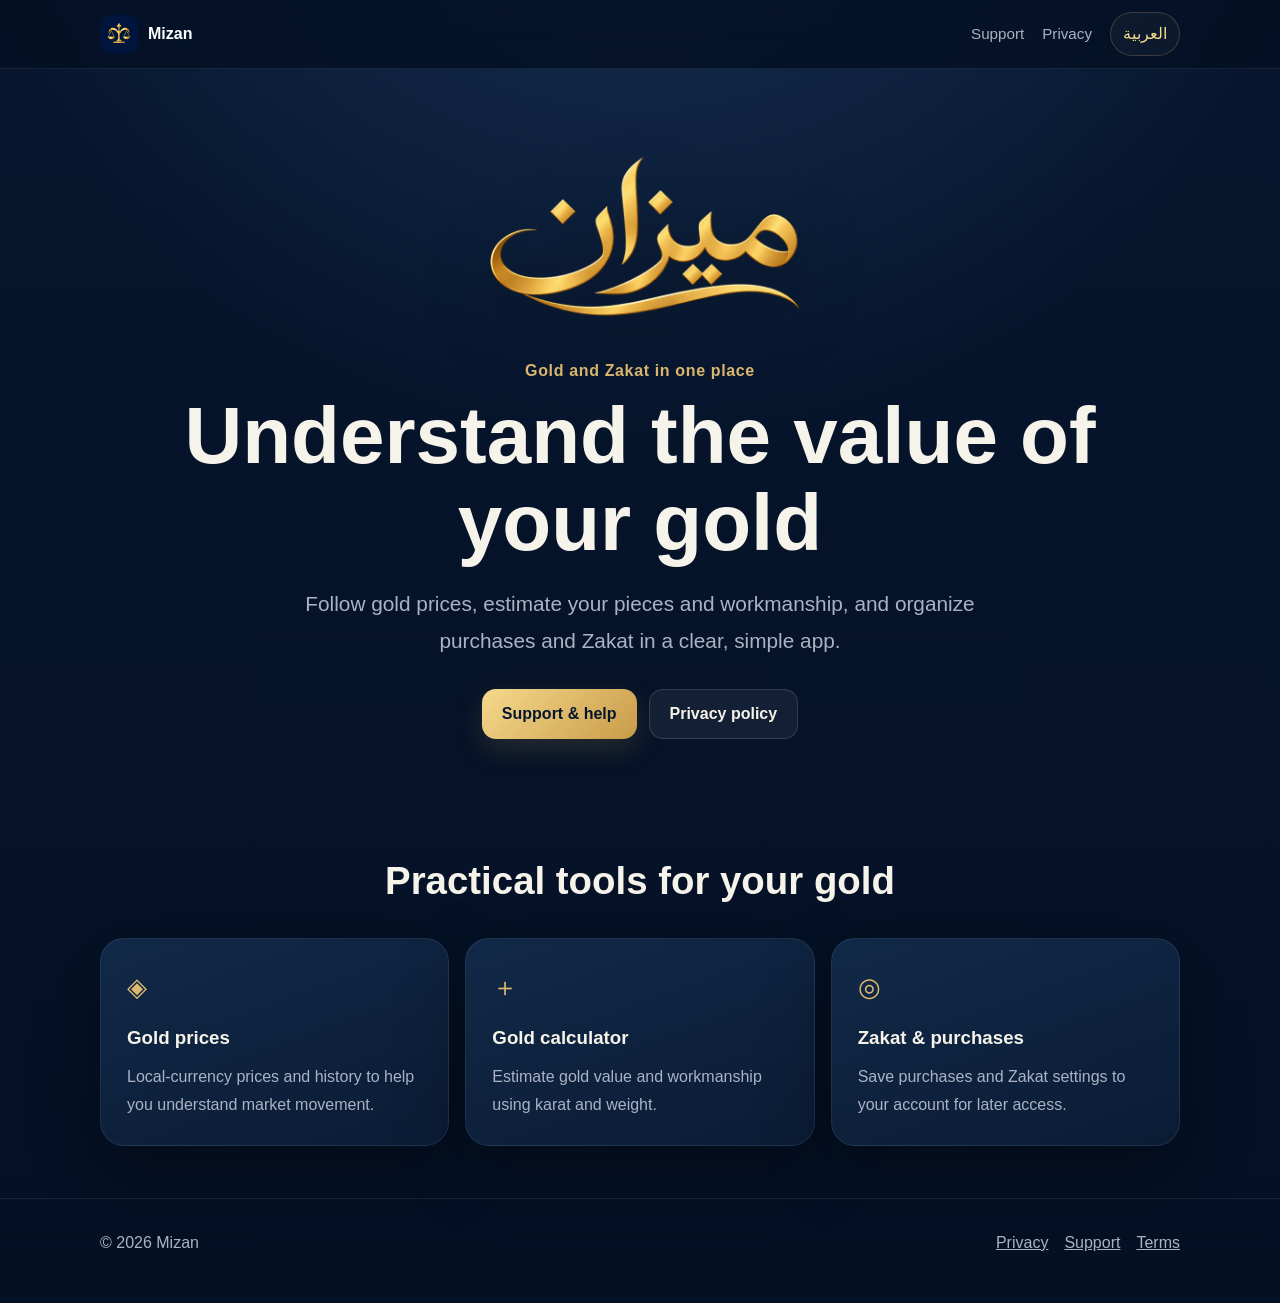
<file: index.html>
<!doctype html>
<html lang="ar" dir="rtl">
<head>
  <meta charset="utf-8">
  <meta name="viewport" content="width=device-width, initial-scale=1">
  <meta name="description" content="ميزان: أسعار الذهب، متابعة المشتريات، حاسبة الذهب والزكاة.">
  <title>ميزان | الذهب والزكاة</title>
  <link rel="icon" href="assets/app-icon.png">
  <link rel="apple-touch-icon" href="assets/app-icon.png">
  <link rel="stylesheet" href="styles.css">
</head>
<body>
  <header class="topbar">
    <div class="shell topbar-inner">
      <a class="brand" href="index.html"><img src="assets/app-icon.png" alt=""><span data-lang="ar">ميزان</span><span data-lang="en" hidden>Mizan</span></a>
      <nav class="nav" aria-label="Main navigation">
        <a href="support.html"><span data-lang="ar">الدعم</span><span data-lang="en" hidden>Support</span></a>
        <a href="privacy.html"><span data-lang="ar">الخصوصية</span><span data-lang="en" hidden>Privacy</span></a>
        <button class="lang-button" type="button" data-language-toggle>English</button>
      </nav>
    </div>
  </header>

  <main>
    <section class="hero shell">
      <div>
        <img class="hero-logo" src="assets/mizan-logo.png" alt="ميزان">
        <p class="eyebrow" data-lang="ar">الذهب والزكاة في مكان واحد</p>
        <p class="eyebrow" data-lang="en" hidden>Gold and Zakat in one place</p>
        <h1 data-lang="ar">اعرف قيمة ذهبك بوضوح</h1>
        <h1 data-lang="en" hidden>Understand the value of your gold</h1>
        <p class="lead" data-lang="ar">تابع أسعار الذهب، احسب قيمة قطعك ومصنعيتها، ونظّم مشترياتك وحساب زكاتك بواجهة عربية بسيطة.</p>
        <p class="lead" data-lang="en" hidden>Follow gold prices, estimate your pieces and workmanship, and organize purchases and Zakat in a clear, simple app.</p>
        <div class="actions">
          <a class="button" href="support.html"><span data-lang="ar">الدعم والمساعدة</span><span data-lang="en" hidden>Support & help</span></a>
          <a class="button secondary" href="privacy.html"><span data-lang="ar">سياسة الخصوصية</span><span data-lang="en" hidden>Privacy policy</span></a>
        </div>
      </div>
    </section>

    <section class="section shell">
      <h2 data-lang="ar">أدوات عملية لذهبك</h2>
      <h2 data-lang="en" hidden>Practical tools for your gold</h2>
      <div class="grid">
        <article class="card"><div class="card-icon">◈</div><h3 data-lang="ar">أسعار الذهب</h3><h3 data-lang="en" hidden>Gold prices</h3><p data-lang="ar">أسعار محوّلة لعملة الدولة مع سجل يساعدك على فهم الحركة.</p><p data-lang="en" hidden>Local-currency prices and history to help you understand market movement.</p></article>
        <article class="card"><div class="card-icon">＋</div><h3 data-lang="ar">حاسبة الذهب</h3><h3 data-lang="en" hidden>Gold calculator</h3><p data-lang="ar">حساب قيمة الذهب والمصنعية التقديرية وفق العيار والوزن.</p><p data-lang="en" hidden>Estimate gold value and workmanship using karat and weight.</p></article>
        <article class="card"><div class="card-icon">◎</div><h3 data-lang="ar">الزكاة والمشتريات</h3><h3 data-lang="en" hidden>Zakat & purchases</h3><p data-lang="ar">احفظ مشترياتك وإعدادات الزكاة في حسابك لتصل إليها من جديد.</p><p data-lang="en" hidden>Save purchases and Zakat settings to your account for later access.</p></article>
      </div>
    </section>
  </main>

  <footer class="footer"><div class="shell footer-inner"><span>© 2026 Mizan</span><div class="footer-links"><a href="privacy.html"><span data-lang="ar">الخصوصية</span><span data-lang="en" hidden>Privacy</span></a><a href="support.html"><span data-lang="ar">الدعم</span><span data-lang="en" hidden>Support</span></a><a href="terms.html"><span data-lang="ar">الشروط</span><span data-lang="en" hidden>Terms</span></a></div></div></footer>
  <script src="script.js"></script>
</body>
</html>
</file>
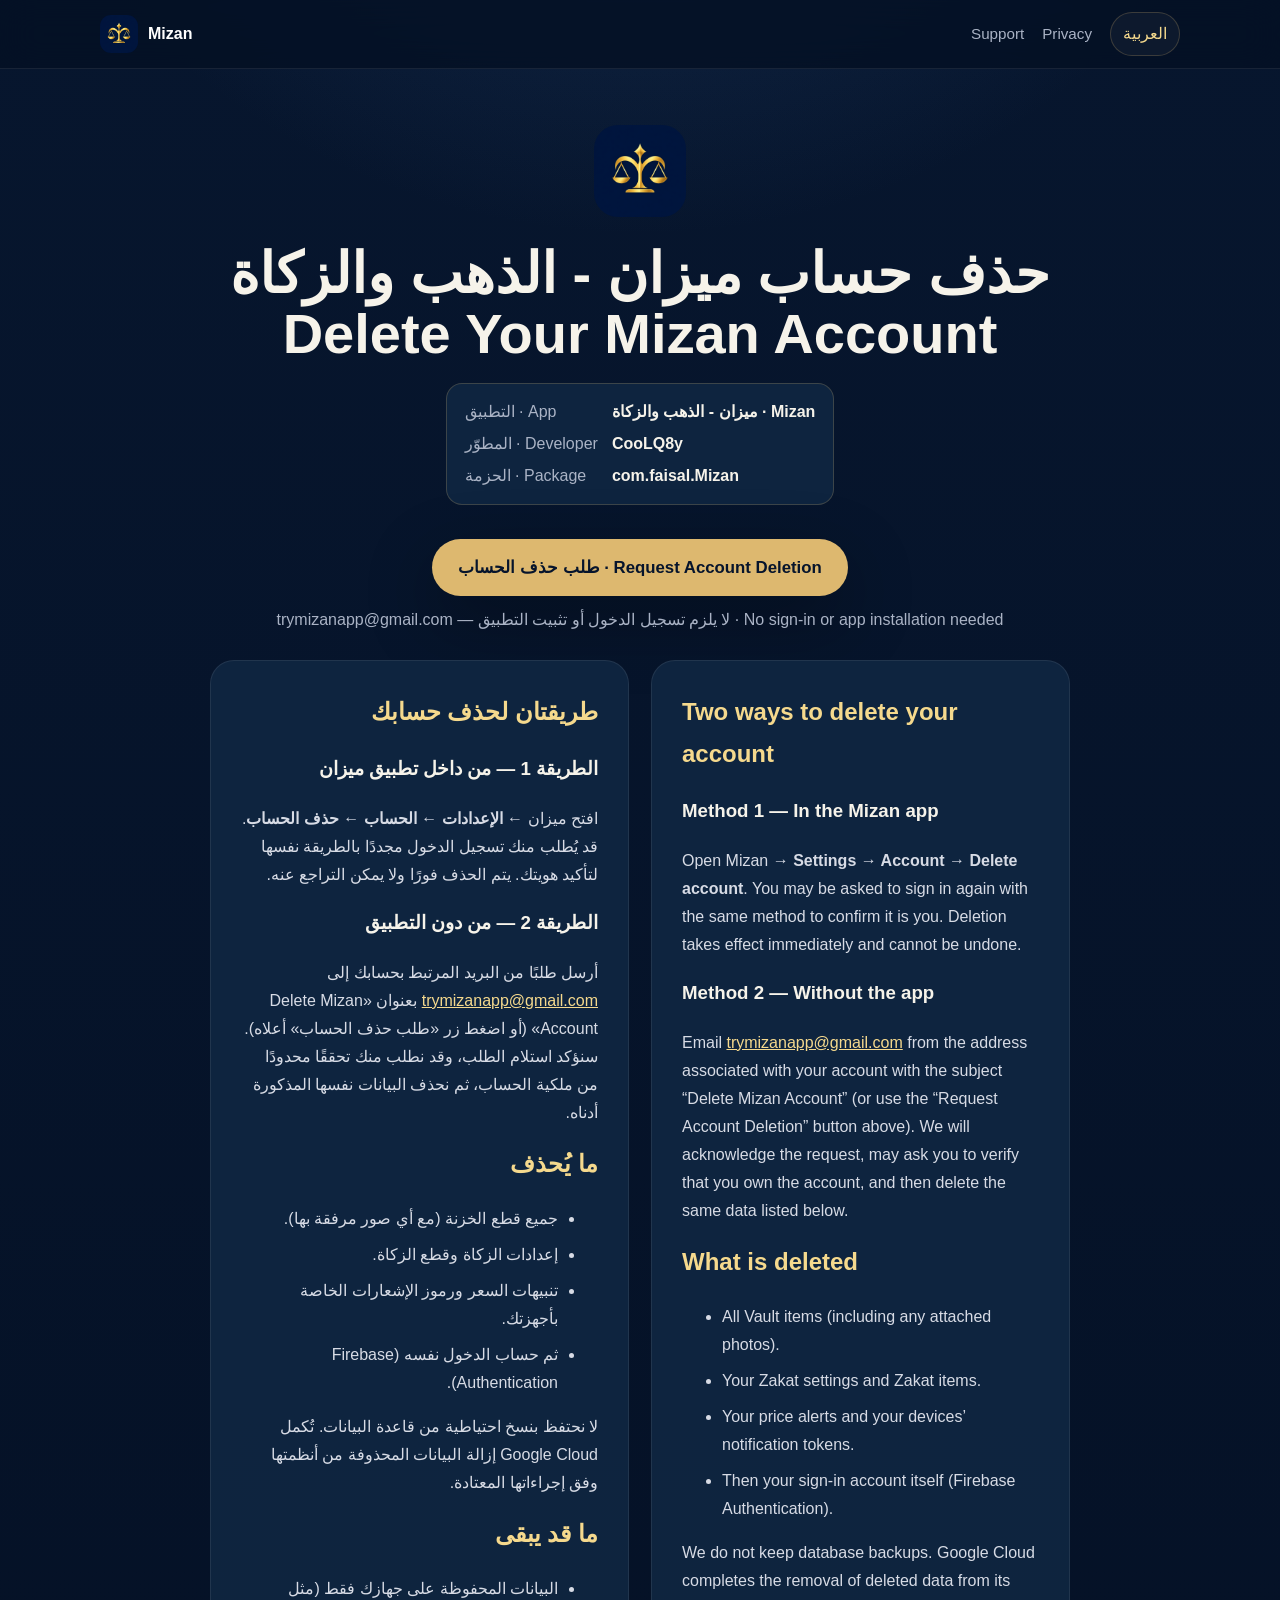
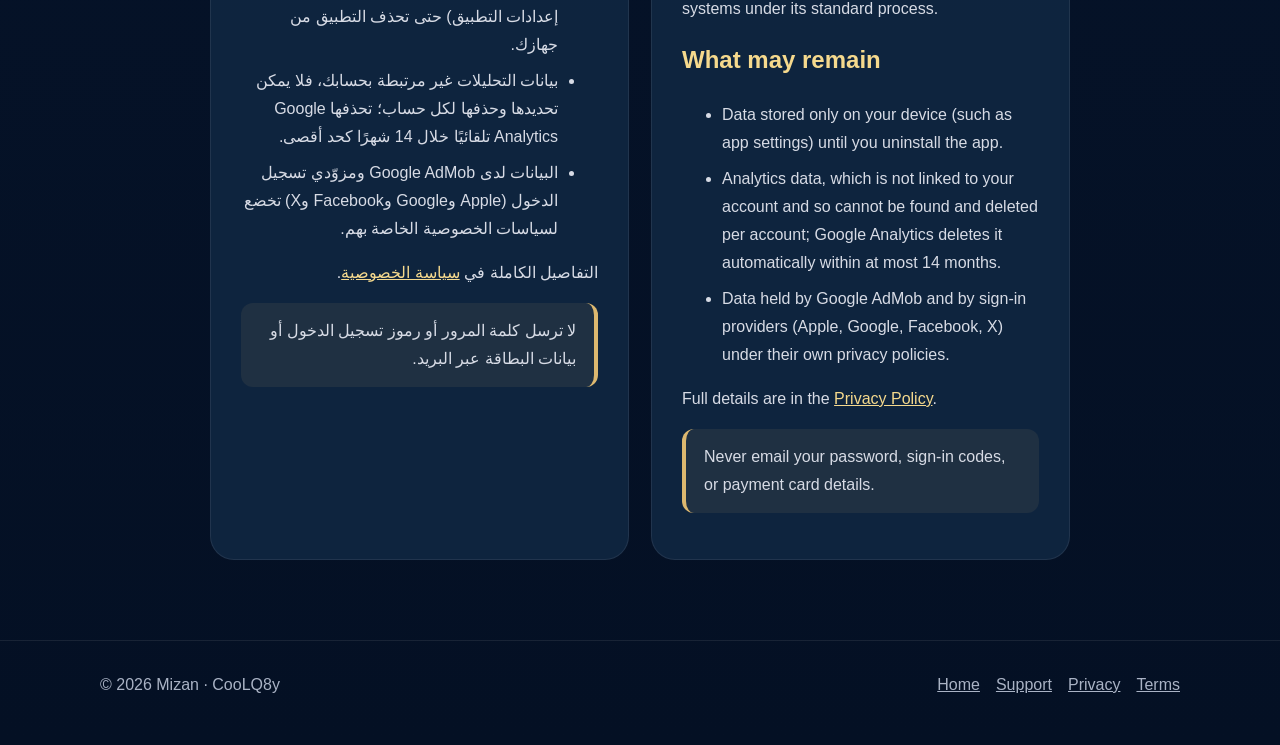
<file: delete-account.html>
<!doctype html>
<html lang="ar" dir="rtl">
<head>
  <meta charset="utf-8"><meta name="viewport" content="width=device-width, initial-scale=1">
  <meta name="description" content="حذف حساب ميزان - الذهب والزكاة (المطوّر CooLQ8y، الحزمة com.faisal.Mizan). Delete your Mizan account — developer CooLQ8y, package com.faisal.Mizan.">
  <title>حذف حساب ميزان - الذهب والزكاة | Delete Your Mizan Account — CooLQ8y</title>
  <link rel="icon" href="assets/app-icon.png"><link rel="stylesheet" href="styles.css">
  <style>
    .deletion-identity { margin: 18px auto 0; display: inline-grid; grid-template-columns: auto auto; gap: 4px 14px; text-align: start; padding: 14px 18px; border: 1px solid var(--line); border-radius: 16px; background: var(--card); }
    .deletion-identity dt { color: var(--muted); }
    .deletion-identity dd { margin: 0; font-weight: 700; color: var(--text); }
    .deletion-identity bdi { unicode-bidi: isolate; }
    .deletion-actions { text-align: center; margin: 26px 0 8px; }
    .deletion-button { display: inline-block; padding: 14px 26px; border-radius: 999px; background: var(--gold); color: #06142c; font-weight: 800; text-decoration: none; font-size: 1.05rem; box-shadow: var(--shadow); }
    .deletion-button:hover, .deletion-button:focus-visible { background: var(--gold-bright); }
    .deletion-actions p { color: var(--muted); margin: 10px 0 0; }
    .deletion-columns { display: grid; grid-template-columns: 1fr 1fr; gap: 22px; margin-top: 26px; }
    .deletion-columns article { min-width: 0; }
    .deletion-columns h2 { margin-top: 0; }
    @media (max-width: 760px) { .deletion-columns { grid-template-columns: 1fr; } }
  </style>
</head>
<body>
  <header class="topbar"><div class="shell topbar-inner"><a class="brand" href="index.html"><img src="assets/app-icon.png" alt=""><span data-lang="ar">ميزان</span><span data-lang="en" hidden>Mizan</span></a><nav class="nav"><a href="support.html"><span data-lang="ar">الدعم</span><span data-lang="en" hidden>Support</span></a><a href="privacy.html"><span data-lang="ar">الخصوصية</span><span data-lang="en" hidden>Privacy</span></a><button class="lang-button" type="button" data-language-toggle>English</button></nav></div></header>
  <main class="page shell">
    <div class="page-header">
      <img src="assets/app-icon.png" alt="">
      <h1>حذف حساب ميزان - الذهب والزكاة<br><span lang="en" dir="ltr">Delete Your Mizan Account</span></h1>
      <dl class="deletion-identity">
        <dt>التطبيق · App</dt><dd><bdi>ميزان - الذهب والزكاة</bdi> · <bdi dir="ltr">Mizan</bdi></dd>
        <dt>المطوّر · Developer</dt><dd><bdi dir="ltr">CooLQ8y</bdi></dd>
        <dt>الحزمة · Package</dt><dd><bdi dir="ltr">com.faisal.Mizan</bdi></dd>
      </dl>
    </div>

    <div class="deletion-actions">
      <a class="deletion-button" href="mailto:trymizanapp@gmail.com?subject=Delete%20Mizan%20Account&amp;body=Please%20delete%20my%20Mizan%20account%20(com.faisal.Mizan).%0AAccount%20email%3A%20%0ASign-in%20method%20(email%2C%20Apple%2C%20Google%2C%20Facebook%20or%20X)%3A%20%0A%0A%D8%A3%D8%B1%D8%AC%D9%88%20%D8%AD%D8%B0%D9%81%20%D8%AD%D8%B3%D8%A7%D8%A8%D9%8A%20%D9%81%D9%8A%20%D9%85%D9%8A%D8%B2%D8%A7%D9%86.">طلب حذف الحساب · <span lang="en">Request Account Deletion</span></a>
      <p>trymizanapp@gmail.com — لا يلزم تسجيل الدخول أو تثبيت التطبيق · No sign-in or app installation needed</p>
    </div>

    <div class="policy deletion-columns">
      <article lang="ar" dir="rtl">
        <h2>طريقتان لحذف حسابك</h2>
        <h3>الطريقة 1 — من داخل تطبيق ميزان</h3>
        <p>افتح ميزان ← <strong>الإعدادات ← الحساب ← حذف الحساب</strong>. قد يُطلب منك تسجيل الدخول مجددًا بالطريقة نفسها لتأكيد هويتك. يتم الحذف فورًا ولا يمكن التراجع عنه.</p>
        <h3>الطريقة 2 — من دون التطبيق</h3>
        <p>أرسل طلبًا من البريد المرتبط بحسابك إلى <a href="mailto:trymizanapp@gmail.com?subject=Delete%20Mizan%20Account">trymizanapp@gmail.com</a> بعنوان «Delete Mizan Account» (أو اضغط زر «طلب حذف الحساب» أعلاه). سنؤكد استلام الطلب، وقد نطلب منك تحققًا محدودًا من ملكية الحساب، ثم نحذف البيانات نفسها المذكورة أدناه.</p>
        <h2>ما يُحذف</h2>
        <ul>
          <li>جميع قطع الخزنة (مع أي صور مرفقة بها).</li>
          <li>إعدادات الزكاة وقطع الزكاة.</li>
          <li>تنبيهات السعر ورموز الإشعارات الخاصة بأجهزتك.</li>
          <li>ثم حساب الدخول نفسه (Firebase Authentication).</li>
        </ul>
        <p>لا نحتفظ بنسخ احتياطية من قاعدة البيانات. تُكمل Google Cloud إزالة البيانات المحذوفة من أنظمتها وفق إجراءاتها المعتادة.</p>
        <h2>ما قد يبقى</h2>
        <ul>
          <li>البيانات المحفوظة على جهازك فقط (مثل إعدادات التطبيق) حتى تحذف التطبيق من جهازك.</li>
          <li>بيانات التحليلات غير مرتبطة بحسابك، فلا يمكن تحديدها وحذفها لكل حساب؛ تحذفها Google Analytics تلقائيًا خلال 14 شهرًا كحد أقصى.</li>
          <li>البيانات لدى Google AdMob ومزوّدي تسجيل الدخول (Apple وGoogle وFacebook وX) تخضع لسياسات الخصوصية الخاصة بهم.</li>
        </ul>
        <p>التفاصيل الكاملة في <a href="privacy.html">سياسة الخصوصية</a>.</p>
        <p class="notice">لا ترسل كلمة المرور أو رموز تسجيل الدخول أو بيانات البطاقة عبر البريد.</p>
      </article>

      <article lang="en" dir="ltr">
        <h2>Two ways to delete your account</h2>
        <h3>Method 1 — In the Mizan app</h3>
        <p>Open Mizan → <strong>Settings → Account → Delete account</strong>. You may be asked to sign in again with the same method to confirm it is you. Deletion takes effect immediately and cannot be undone.</p>
        <h3>Method 2 — Without the app</h3>
        <p>Email <a href="mailto:trymizanapp@gmail.com?subject=Delete%20Mizan%20Account">trymizanapp@gmail.com</a> from the address associated with your account with the subject “Delete Mizan Account” (or use the “Request Account Deletion” button above). We will acknowledge the request, may ask you to verify that you own the account, and then delete the same data listed below.</p>
        <h2>What is deleted</h2>
        <ul>
          <li>All Vault items (including any attached photos).</li>
          <li>Your Zakat settings and Zakat items.</li>
          <li>Your price alerts and your devices’ notification tokens.</li>
          <li>Then your sign-in account itself (Firebase Authentication).</li>
        </ul>
        <p>We do not keep database backups. Google Cloud completes the removal of deleted data from its systems under its standard process.</p>
        <h2>What may remain</h2>
        <ul>
          <li>Data stored only on your device (such as app settings) until you uninstall the app.</li>
          <li>Analytics data, which is not linked to your account and so cannot be found and deleted per account; Google Analytics deletes it automatically within at most 14 months.</li>
          <li>Data held by Google AdMob and by sign-in providers (Apple, Google, Facebook, X) under their own privacy policies.</li>
        </ul>
        <p>Full details are in the <a href="privacy.html">Privacy Policy</a>.</p>
        <p class="notice">Never email your password, sign-in codes, or payment card details.</p>
      </article>
    </div>
  </main>
  <footer class="footer"><div class="shell footer-inner"><span>© 2026 Mizan · CooLQ8y</span><div class="footer-links"><a href="index.html"><span data-lang="ar">الرئيسية</span><span data-lang="en" hidden>Home</span></a><a href="support.html"><span data-lang="ar">الدعم</span><span data-lang="en" hidden>Support</span></a><a href="privacy.html"><span data-lang="ar">الخصوصية</span><span data-lang="en" hidden>Privacy</span></a><a href="terms.html"><span data-lang="ar">الشروط</span><span data-lang="en" hidden>Terms</span></a></div></div></footer>
  <script src="script.js"></script>
</body>
</html>
</file>
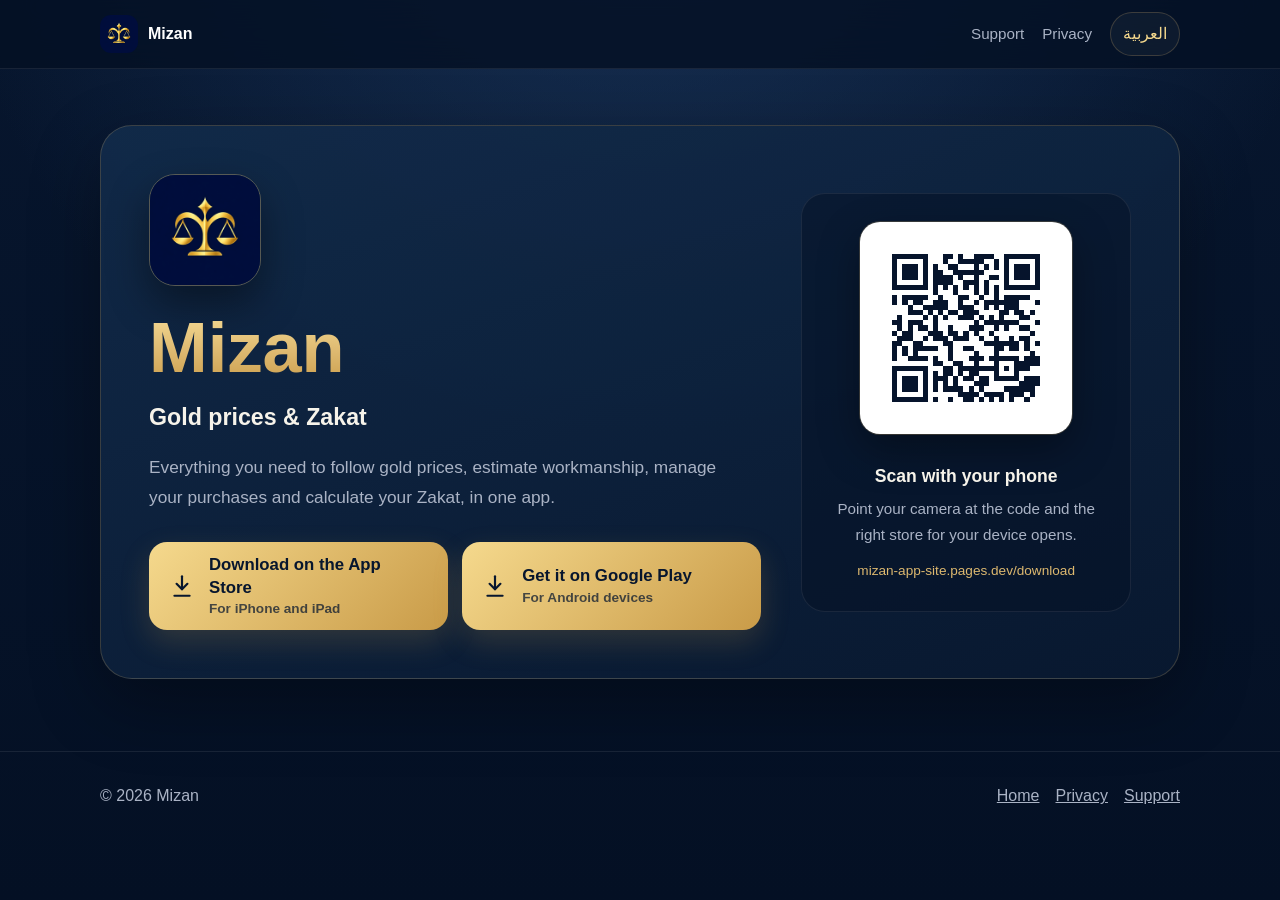
<file: download.html>
<!doctype html>
<html lang="ar" dir="rtl">
<head>
  <meta charset="utf-8">
  <meta name="viewport" content="width=device-width, initial-scale=1">
  <script>
    // Phones and tablets are normally redirected by functions/download.js before this page loads.
    // This catches iPads that present themselves as desktop Safari (no iPad token in the
    // User-Agent, but a touch screen) and any phone that reached the page anyway. Crawlers stay.
    // Keep the patterns and store URLs in sync with functions/download.js.
    (function () {
      var ua = navigator.userAgent || '';
      if (/bot\/\d|crawler|spider|facebookexternalhit|facebookcatalog|Facebot|meta-externalagent|WhatsApp\/|TelegramBot|Twitterbot|Slackbot|Discordbot|LinkedInBot|SkypeUriPreview|Snap URL Preview|kakaotalk-scrap|Embedly|Iframely|vkShare|redditbot|Pinterest\/0\.|Bluesky|Mastodon\/|BingPreview|AdsBot-Google|Storebot-Google|Mediapartners-Google|Google-InspectionTool|GoogleOther|Applebot/i.test(ua)
          || /Windows Phone/i.test(ua)) return;
      var apple = /iPhone|iPad|iPod/.test(ua) || (/Macintosh/.test(ua) && navigator.maxTouchPoints > 1);
      var store = apple ? 'https://apps.apple.com/us/app/id6815504183'
        : /Android/i.test(ua) ? 'https://play.google.com/store/apps/details?id=com.faisal.Mizan' : null;
      if (store) location.replace(store);
    })();
  </script>
  <title>ميزان | أسعار الذهب وحساب الزكاة</title>
  <meta name="description" content="تابع أسعار الذهب، احسب قيمة ذهبك ومصنعيته وزكاته، ونظّم مشترياتك بسهولة مع تطبيق ميزان.">
  <link rel="canonical" href="https://mizan-app-site.pages.dev/download">
  <meta property="og:type" content="website">
  <meta property="og:site_name" content="ميزان - الذهب والزكاة">
  <meta property="og:locale" content="ar_AR">
  <meta property="og:locale:alternate" content="en_US">
  <meta property="og:url" content="https://mizan-app-site.pages.dev/download">
  <meta property="og:title" content="ميزان | أسعار الذهب وحساب الزكاة">
  <meta property="og:description" content="تابع أسعار الذهب، احسب قيمة ذهبك ومصنعيته وزكاته، ونظّم مشترياتك بسهولة مع تطبيق ميزان.">
  <meta property="og:image" content="https://mizan-app-site.pages.dev/assets/mizan-og.jpg">
  <meta property="og:image:secure_url" content="https://mizan-app-site.pages.dev/assets/mizan-og.jpg">
  <meta property="og:image:type" content="image/jpeg">
  <meta property="og:image:width" content="1200">
  <meta property="og:image:height" content="630">
  <meta property="og:image:alt" content="شعار ميزان الذهبي على خلفية كحلية: ميزان - الذهب والزكاة">
  <meta name="twitter:card" content="summary_large_image">
  <meta name="twitter:title" content="ميزان | أسعار الذهب وحساب الزكاة">
  <meta name="twitter:description" content="تابع أسعار الذهب، احسب قيمة ذهبك ومصنعيته وزكاته، ونظّم مشترياتك بسهولة مع تطبيق ميزان.">
  <meta name="twitter:image" content="https://mizan-app-site.pages.dev/assets/mizan-og.jpg">
  <meta name="twitter:image:alt" content="شعار ميزان الذهبي على خلفية كحلية: ميزان - الذهب والزكاة">
  <meta name="apple-itunes-app" content="app-id=6815504183">
  <meta name="theme-color" content="#06142c">
  <link rel="icon" href="/assets/app-icon-256.png">
  <link rel="apple-touch-icon" href="/assets/app-icon-256.png">
  <link rel="stylesheet" href="/styles.css">
  <style>
    .download { padding: 56px 0 72px; }
    .download-card {
      display: grid;
      grid-template-columns: minmax(0, 1.3fr) minmax(0, .7fr);
      gap: 40px;
      align-items: center;
      padding: 48px;
      border: 1px solid var(--line);
      border-radius: 32px;
      background: linear-gradient(160deg, rgba(18, 43, 74, .92), rgba(9, 25, 48, .92));
      box-shadow: var(--shadow);
    }
    .download-icon {
      display: block;
      width: 112px;
      height: 112px;
      border-radius: 26px;
      border: 1px solid rgba(221, 184, 111, .35);
      box-shadow: 0 18px 40px rgba(0, 0, 0, .4);
    }
    .download-intro h1 {
      margin: 22px 0 0;
      font-size: clamp(2.8rem, 7vw, 4.4rem);
      line-height: 1.15;
      color: var(--gold-bright);
      background: linear-gradient(180deg, #f7de98, #ddb86f 55%, #c99b48);
      -webkit-background-clip: text;
      background-clip: text;
      -webkit-text-fill-color: transparent;
    }
    .download-subtitle { margin: 8px 0 0; font-size: clamp(1.15rem, 2.6vw, 1.45rem); font-weight: 750; }
    .download-lead { margin: 14px 0 0; max-width: 34em; color: var(--muted); font-size: 1.08rem; }
    .store-buttons { display: grid; grid-template-columns: repeat(2, minmax(0, 1fr)); gap: 14px; margin-top: 30px; }
    .store-button {
      display: flex;
      align-items: center;
      gap: 14px;
      min-height: 68px;
      padding: 12px 20px;
      border-radius: 18px;
      color: #07162e;
      text-decoration: none;
      background: linear-gradient(135deg, var(--gold-bright), #c99b48);
      box-shadow: 0 12px 30px rgba(201, 155, 72, .2);
      transition: transform .15s ease, box-shadow .15s ease;
    }
    .store-button:hover { transform: translateY(-1px); box-shadow: 0 16px 36px rgba(201, 155, 72, .3); }
    .store-button:focus-visible { outline: 3px solid var(--text); outline-offset: 3px; }
    .store-button svg { flex: none; width: 26px; height: 26px; }
    .store-button strong { display: block; font-size: 1.05rem; line-height: 1.35; }
    .store-button small { display: block; font-size: .85rem; font-weight: 650; opacity: .72; line-height: 1.4; }
    .download-qr {
      padding: 28px 22px;
      text-align: center;
      border: 1px solid rgba(255, 255, 255, .08);
      border-radius: 24px;
      background: rgba(4, 16, 36, .5);
    }
    .qr-tile {
      display: inline-block;
      padding: 12px;
      border-radius: 20px;
      background: #fff;
      box-shadow: 0 0 0 1px var(--line), 0 16px 40px rgba(0, 0, 0, .35);
    }
    .qr-tile img { display: block; width: 188px; height: 188px; }
    .download-qr h2 { margin: 18px 0 4px; font-size: 1.1rem; }
    .download-qr p { margin: 0; color: var(--muted); font-size: .95rem; }
    .download-qr .qr-url { margin-top: 10px; color: var(--gold); font-size: .85rem; direction: ltr; unicode-bidi: isolate; word-break: break-all; }
    @media (max-width: 860px) {
      .download-card { grid-template-columns: 1fr; padding: 32px 22px; text-align: center; }
      .download-icon { margin: 0 auto; }
      .download-lead { margin-inline: auto; }
      .store-buttons { grid-template-columns: 1fr; max-width: 420px; margin-inline: auto; }
    }
    @media (max-width: 760px) {
      .download { padding: 24px 0 48px; }
      .download-card { border-radius: 24px; gap: 28px; }
    }
    @media (prefers-reduced-motion: reduce) {
      .store-button { transition: none; }
      .store-button:hover { transform: none; }
    }
  </style>
</head>
<body>
  <header class="topbar">
    <div class="shell topbar-inner">
      <a class="brand" href="/"><img src="/assets/app-icon-256.png" alt=""><span data-lang="ar">ميزان</span><span data-lang="en" hidden>Mizan</span></a>
      <nav class="nav" aria-label="Main navigation">
        <a href="/support"><span data-lang="ar">الدعم</span><span data-lang="en" hidden>Support</span></a>
        <a href="/privacy"><span data-lang="ar">الخصوصية</span><span data-lang="en" hidden>Privacy</span></a>
        <button class="lang-button" type="button" data-language-toggle>English</button>
      </nav>
    </div>
  </header>

  <main class="download shell">
    <section class="download-card">
      <div class="download-intro">
        <img class="download-icon" src="/assets/app-icon-256.png" width="112" height="112" alt="شعار ميزان">
        <h1><span data-lang="ar">ميزان</span><span data-lang="en" hidden>Mizan</span></h1>
        <p class="download-subtitle"><span data-lang="ar">أسعار الذهب وحساب الزكاة</span><span data-lang="en" hidden>Gold prices &amp; Zakat</span></p>
        <p class="download-lead" data-lang="ar">كل ما تحتاجه لمتابعة أسعار الذهب، حساب المصنعية، إدارة مشترياتك وحساب زكاتك في تطبيق واحد.</p>
        <p class="download-lead" data-lang="en" hidden>Everything you need to follow gold prices, estimate workmanship, manage your purchases and calculate your Zakat, in one app.</p>
        <div class="store-buttons">
          <a class="store-button" href="https://apps.apple.com/us/app/id6815504183">
            <svg viewBox="0 0 24 24" fill="none" stroke="currentColor" stroke-width="2" stroke-linecap="round" stroke-linejoin="round" aria-hidden="true"><path d="M12 3v12"/><path d="m7 10 5 5 5-5"/><path d="M5 21h14"/></svg>
            <span><strong><span data-lang="ar">تحميل من App Store</span><span data-lang="en" hidden>Download on the App Store</span></strong><small><span data-lang="ar">لأجهزة iPhone و iPad</span><span data-lang="en" hidden>For iPhone and iPad</span></small></span>
          </a>
          <a class="store-button" href="https://play.google.com/store/apps/details?id=com.faisal.Mizan">
            <svg viewBox="0 0 24 24" fill="none" stroke="currentColor" stroke-width="2" stroke-linecap="round" stroke-linejoin="round" aria-hidden="true"><path d="M12 3v12"/><path d="m7 10 5 5 5-5"/><path d="M5 21h14"/></svg>
            <span><strong><span data-lang="ar">تحميل من Google Play</span><span data-lang="en" hidden>Get it on Google Play</span></strong><small><span data-lang="ar">لأجهزة Android</span><span data-lang="en" hidden>For Android devices</span></small></span>
          </a>
        </div>
      </div>
      <aside class="download-qr">
        <div class="qr-tile"><img src="/assets/download-qr.svg" width="188" height="188" alt="رمز QR لرابط تحميل ميزان https://mizan-app-site.pages.dev/download"></div>
        <h2><span data-lang="ar">امسح الرمز بجوالك</span><span data-lang="en" hidden>Scan with your phone</span></h2>
        <p data-lang="ar">افتح الكاميرا ووجّهها نحو الرمز، وسيفتح لك المتجر المناسب لجهازك.</p>
        <p data-lang="en" hidden>Point your camera at the code and the right store for your device opens.</p>
        <p class="qr-url">mizan-app-site.pages.dev/download</p>
      </aside>
    </section>
  </main>

  <footer class="footer"><div class="shell footer-inner"><span>© 2026 Mizan</span><div class="footer-links"><a href="/"><span data-lang="ar">الرئيسية</span><span data-lang="en" hidden>Home</span></a><a href="/privacy"><span data-lang="ar">الخصوصية</span><span data-lang="en" hidden>Privacy</span></a><a href="/support"><span data-lang="ar">الدعم</span><span data-lang="en" hidden>Support</span></a></div></div></footer>
  <script src="/script.js"></script>
</body>
</html>
</file>
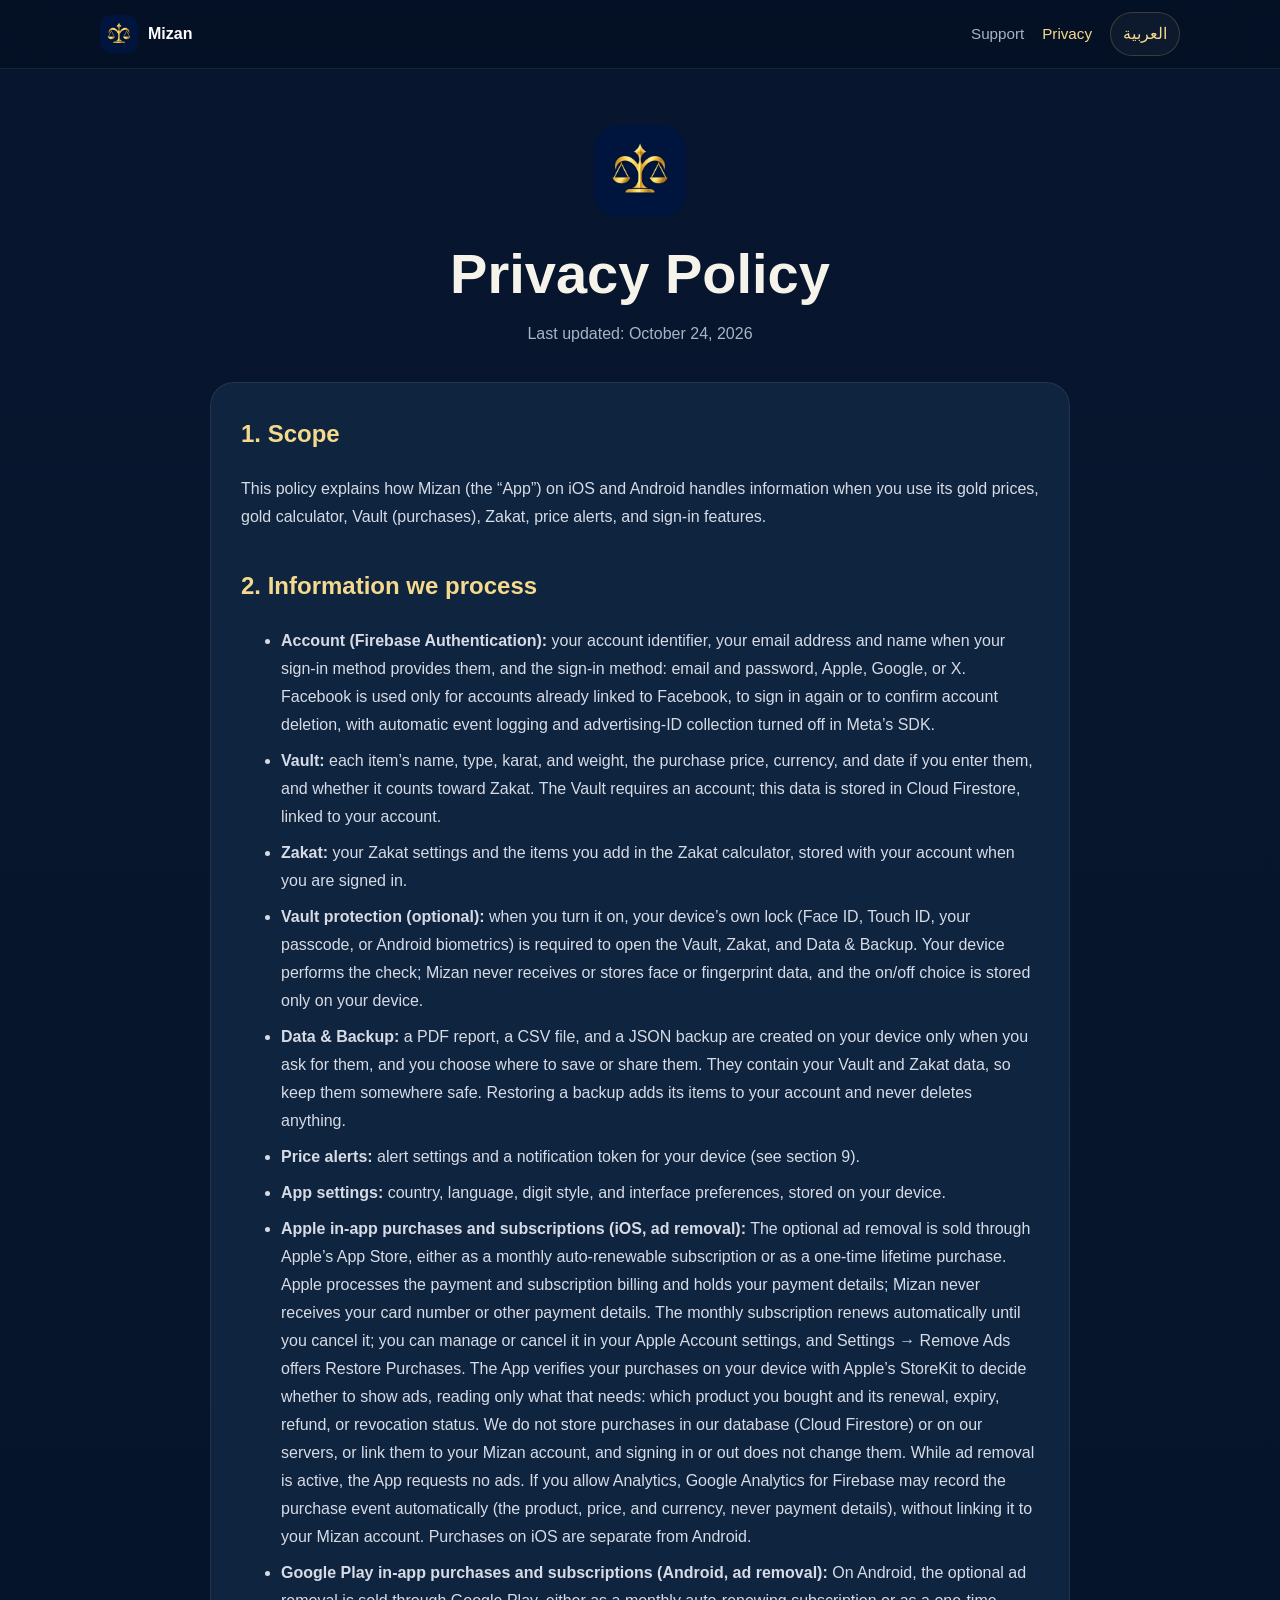
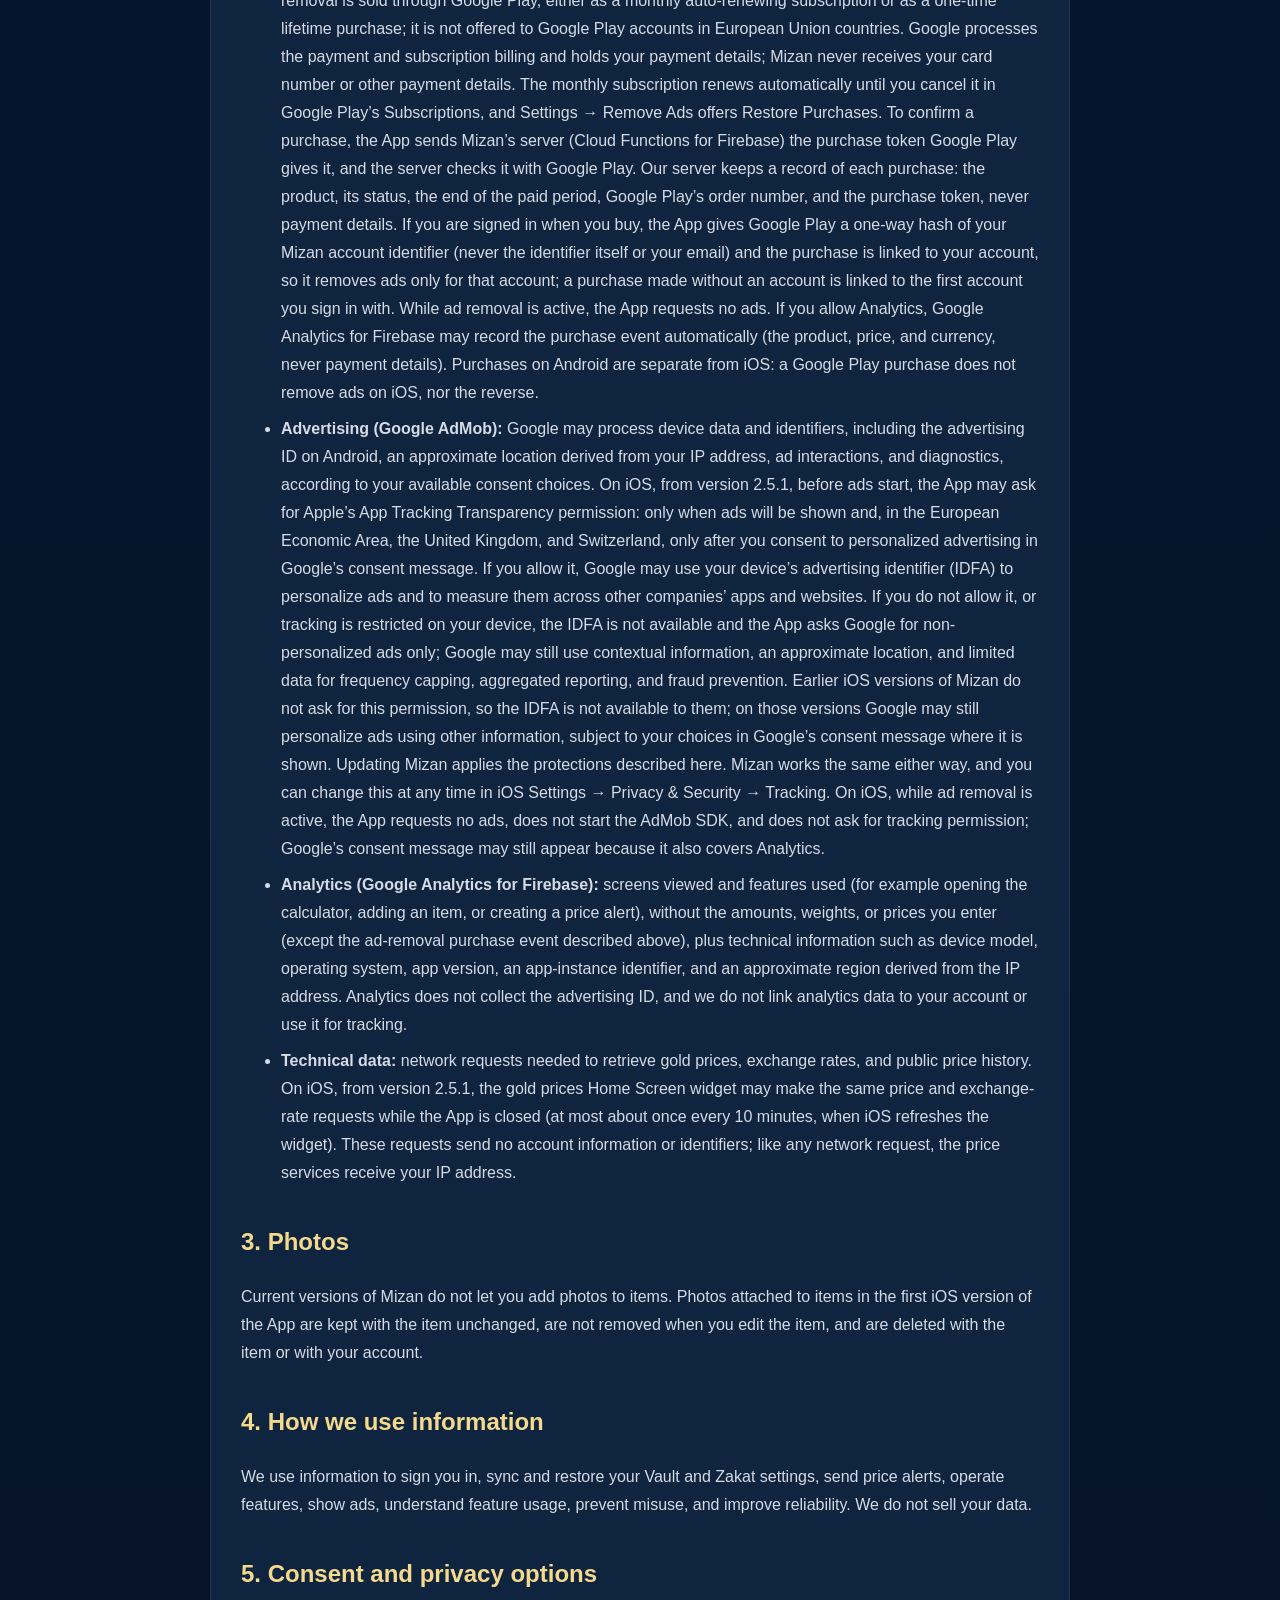
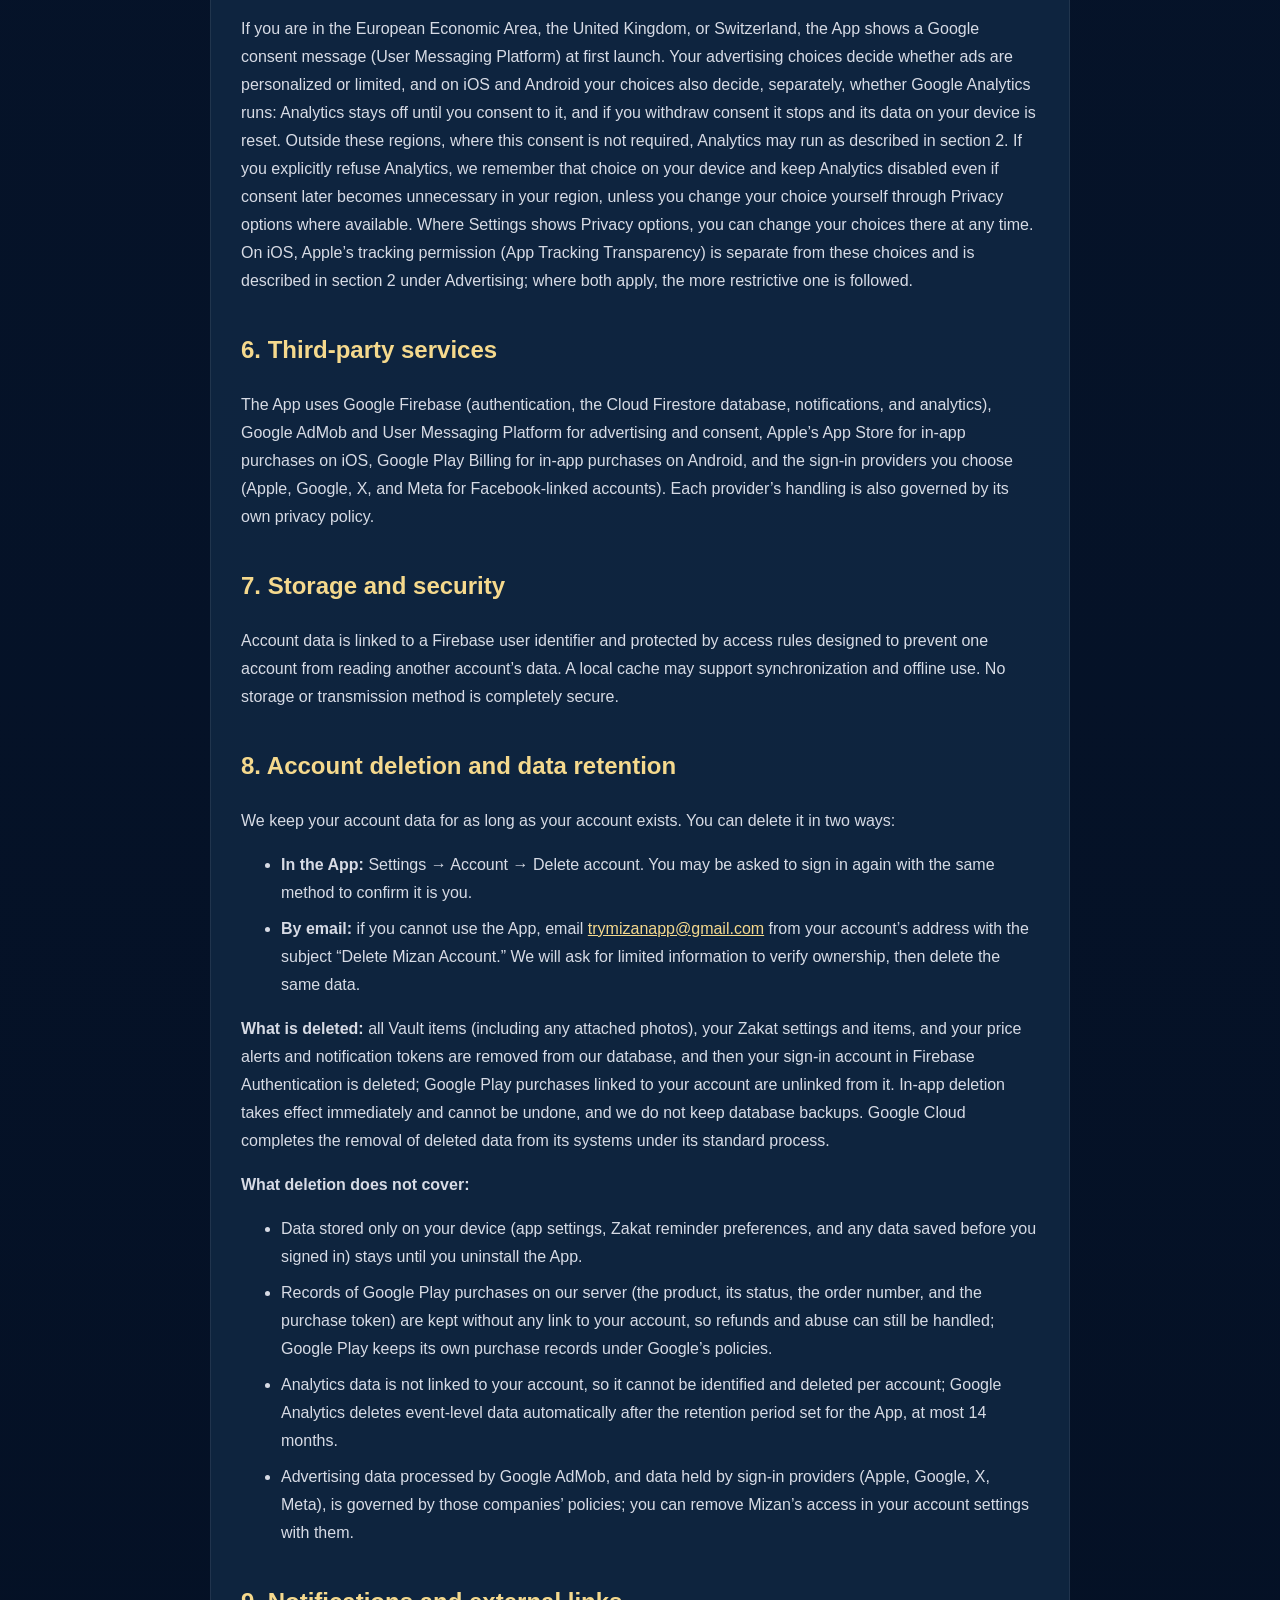
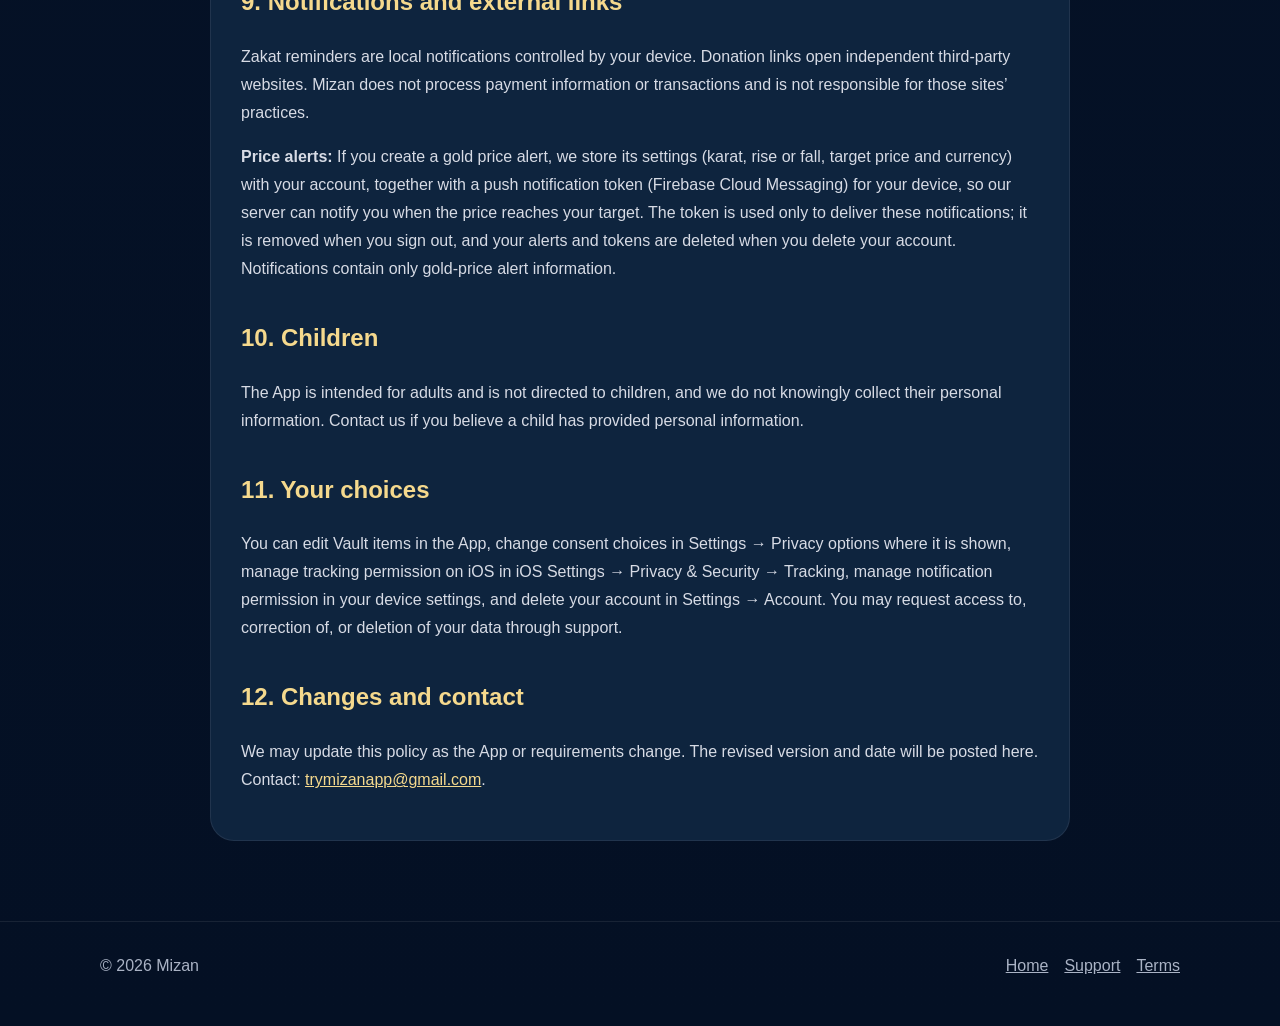
<file: privacy.html>
<!doctype html>
<html lang="ar" dir="rtl">
<head>
  <meta charset="utf-8"><meta name="viewport" content="width=device-width, initial-scale=1">
  <meta name="description" content="سياسة خصوصية تطبيق ميزان.">
  <title>سياسة الخصوصية | ميزان</title>
  <link rel="icon" href="assets/app-icon.png"><link rel="stylesheet" href="styles.css">
</head>
<body>
  <header class="topbar"><div class="shell topbar-inner"><a class="brand" href="index.html"><img src="assets/app-icon.png" alt=""><span data-lang="ar">ميزان</span><span data-lang="en" hidden>Mizan</span></a><nav class="nav"><a href="support.html"><span data-lang="ar">الدعم</span><span data-lang="en" hidden>Support</span></a><a aria-current="page" href="privacy.html"><span data-lang="ar">الخصوصية</span><span data-lang="en" hidden>Privacy</span></a><button class="lang-button" type="button" data-language-toggle>English</button></nav></div></header>
  <main class="page shell">
    <div class="page-header"><img src="assets/app-icon.png" alt=""><h1 data-lang="ar">سياسة الخصوصية</h1><h1 data-lang="en" hidden>Privacy Policy</h1><p><span data-lang="ar">آخر تحديث: 24 أكتوبر 2026</span><span data-lang="en" hidden>Last updated: October 24, 2026</span></p></div>
    <div class="policy">
      <article data-lang="ar">
        <h2>1. نطاق السياسة</h2><p>توضح هذه السياسة كيف يتعامل تطبيق ميزان («التطبيق») على iOS وAndroid مع المعلومات عند استخدامك لأسعار الذهب، حاسبة الذهب، الخزنة (المشتريات)، الزكاة، تنبيهات السعر وتسجيل الدخول.</p>
        <h2>2. المعلومات التي نعالجها</h2><ul><li><strong>الحساب (Firebase Authentication):</strong> معرّف الحساب، والبريد الإلكتروني والاسم عندما توفّرهما طريقة الدخول، وطريقة الدخول نفسها: البريد وكلمة المرور أو Apple أو Google أو X. يُستخدم Facebook فقط للحسابات المرتبطة به مسبقًا لتسجيل الدخول مجددًا أو لتأكيد حذف الحساب، مع إيقاف التسجيل التلقائي للأحداث وجمع المعرّف الإعلاني في حزمة Meta.</li><li><strong>الخزنة:</strong> اسم القطعة ونوعها وعيارها ووزنها، وسعر الشراء وعملته وتاريخه إن أدخلتها، وإدراجها في الزكاة. تتطلب الخزنة حسابًا، وتُحفظ في قاعدة بيانات Cloud Firestore مرتبطة بحسابك.</li><li><strong>الزكاة:</strong> إعدادات الزكاة والقطع التي تضيفها في حاسبة الزكاة، وتُحفظ مع حسابك عند تسجيل الدخول.</li><li><strong>حماية الخزنة (اختيارية):</strong> عند تفعيلها يُطلب التحقق بقفل جهازك نفسه (Face ID أو Touch ID أو رمز الجهاز أو بصمة Android) لفتح الخزنة والزكاة والبيانات والنسخ الاحتياطي. يتولى نظام جهازك التحقق، ولا يتلقى ميزان أي بيانات للوجه أو البصمة ولا يحفظها؛ يُحفظ اختيار التفعيل على جهازك فقط.</li><li><strong>البيانات والنسخ الاحتياطي:</strong> تقرير PDF وملف CSV ونسخة احتياطية بصيغة JSON تُنشأ على جهازك فقط عندما تطلبها، وتختار أنت مكان حفظها أو مشاركتها. تحتوي على بيانات خزنتك وزكاتك، فاحتفظ بها في مكان آمن. استعادة نسخة احتياطية تضيف قطعها إلى حسابك ولا تحذف شيئًا منه.</li><li><strong>تنبيهات السعر:</strong> إعدادات التنبيه ورمز إشعارات خاص بجهازك (انظر القسم 9).</li><li><strong>إعدادات التطبيق:</strong> الدولة واللغة وشكل الأرقام وتفضيلات الواجهة، وتُحفظ على جهازك.</li><li><strong>مشتريات Apple داخل التطبيق والاشتراكات (iOS، إزالة الإعلانات):</strong> تُباع إزالة الإعلانات الاختيارية عبر App Store من Apple، إما اشتراكًا شهريًا يتجدد تلقائيًا أو شراءً لمرة واحدة مدى الحياة. تتولى Apple الدفع وتحصيل الاشتراك وتحتفظ ببيانات الدفع؛ لا يتلقى ميزان رقم بطاقتك أو أي بيانات دفع أخرى. يتجدد الاشتراك الشهري تلقائيًا حتى تلغيه، ويمكنك إدارته أو إلغاؤه من إعدادات حساب Apple، وتجد «استعادة المشتريات» في الإعدادات ← إزالة الإعلانات. يتحقق التطبيق من مشترياتك على جهازك بواسطة StoreKit من Apple ليقرر عرض الإعلانات، ولا يقرأ لذلك إلا ما يحتاجه: المنتج المشترى وحالة تجديده وانتهائه واسترداده أو إلغائه. لا نحفظ المشتريات في قاعدة بياناتنا (Cloud Firestore) ولا على خوادمنا، ولا نربطها بحساب ميزان، ولا يغيّرها تسجيل الدخول أو الخروج. ما دامت إزالة الإعلانات فعّالة لا يطلب التطبيق إعلانات. إذا سمحت بالتحليلات، قد تسجّل Google Analytics for Firebase حدث الشراء تلقائيًا (المنتج والسعر والعملة، دون أي بيانات دفع)، دون ربطه بحساب ميزان. المشتريات على iOS منفصلة عن Android.</li><li><strong>مشتريات Google Play داخل التطبيق والاشتراكات (Android، إزالة الإعلانات):</strong> تُباع إزالة الإعلانات الاختيارية على Android عبر Google Play، إما اشتراكًا شهريًا يتجدد تلقائيًا أو شراءً لمرة واحدة مدى الحياة، ولا تُعرض للبيع لحسابات Google Play في دول الاتحاد الأوروبي. تتولى Google الدفع وتحصيل الاشتراك وتحتفظ ببيانات الدفع؛ لا يتلقى ميزان رقم بطاقتك أو أي بيانات دفع أخرى. يتجدد الاشتراك الشهري تلقائيًا حتى تلغيه من «الاشتراكات» في Google Play، وتجد «استعادة المشتريات» في الإعدادات ← إزالة الإعلانات. للتأكد من الشراء يرسل التطبيق إلى خادم ميزان (Cloud Functions for Firebase) رمز الشراء الذي يقدّمه Google Play، ويتحقق الخادم منه لدى Google Play. نحتفظ على خادمنا بسجل لكل عملية شراء: المنتج وحالته ونهاية الفترة المدفوعة ورقم الطلب في Google Play ورمز الشراء، دون أي بيانات دفع. إذا كنت مسجّل الدخول عند الشراء يرسل التطبيق إلى Google Play بصمة أحادية الاتجاه لمعرّف حسابك في ميزان (وليس المعرّف نفسه أو بريدك)، وتُربط عملية الشراء بحسابك فلا تزيل الإعلانات إلا له؛ وإذا اشتريت دون حساب تُربط بأول حساب تسجّل الدخول به. ما دامت إزالة الإعلانات فعّالة لا يطلب التطبيق إعلانات. إذا سمحت بالتحليلات، قد تسجّل Google Analytics for Firebase حدث الشراء تلقائيًا (المنتج والسعر والعملة، دون أي بيانات دفع). المشتريات على Android منفصلة عن iOS: لا تزيل مشتريات Google Play الإعلانات على iOS ولا العكس.</li><li><strong>الإعلانات (Google AdMob):</strong> قد تعالج Google بيانات الجهاز ومعرّفاته، بما فيها المعرّف الإعلاني على Android، ومنطقة تقريبية مستنتجة من عنوان IP، وبيانات التفاعل مع الإعلان والتشخيص، وفق خيارات الموافقة المتاحة لك. على iOS، بدءًا من الإصدار 2.5.1، قد يطلب التطبيق قبل بدء الإعلانات إذن «شفافية تتبّع التطبيقات» من Apple، وذلك فقط عندما ستُعرض الإعلانات، وفي المنطقة الاقتصادية الأوروبية والمملكة المتحدة وسويسرا فقط بعد موافقتك على الإعلانات المخصصة في رسالة الموافقة من Google. إذا سمحت بذلك، يجوز لـ Google استخدام المعرّف الإعلاني لجهازك (IDFA) لتخصيص الإعلانات وقياسها عبر تطبيقات ومواقع شركات أخرى. وإذا لم تسمح به، أو كان التتبّع مقيّدًا على جهازك، فلا يتاح المعرّف الإعلاني ويطلب التطبيق من Google إعلانات غير مخصصة فقط؛ وقد تستخدم Google مع ذلك معلومات السياق والموقع التقريبي وبيانات محدودة لتحديد عدد مرات ظهور الإعلان والتقارير المجمّعة ومنع الاحتيال. لا تطلب إصدارات iOS الأقدم من ميزان هذا الإذن، فلا يتاح لها المعرّف الإعلاني؛ وفي تلك الإصدارات قد تخصّص Google الإعلانات باستخدام معلومات أخرى وفق اختياراتك في رسالة الموافقة من Google حيث تظهر. يطبّق تحديث ميزان الحمايات الموضحة هنا. يعمل ميزان بالطريقة نفسها في الحالتين، ويمكنك تغيير ذلك في أي وقت من إعدادات iOS ← الخصوصية والأمن ← التتبّع. على iOS، ما دامت إزالة الإعلانات فعّالة لا يطلب التطبيق إعلانات ولا يشغّل حزمة AdMob ولا يطلب إذن التتبّع؛ قد تظهر رسالة الموافقة من Google مع ذلك لأنها تشمل التحليلات أيضًا.</li><li><strong>التحليلات (Google Analytics for Firebase):</strong> الشاشات المعروضة والميزات المستخدمة (كفتح الحاسبة أو إضافة قطعة أو إنشاء تنبيه) دون المبالغ أو الأوزان أو الأسعار التي تدخلها (باستثناء حدث شراء إزالة الإعلانات الموضّح أعلاه)، ومعلومات فنية مثل طراز الجهاز ونظام التشغيل وإصدار التطبيق ومعرّف تثبيت التطبيق، ومنطقة تقريبية مستنتجة من عنوان IP. لا تجمع التحليلات المعرّف الإعلاني، ولا نربطها بحسابك، ولا نستخدمها للتتبع.</li><li><strong>بيانات فنية:</strong> طلبات الشبكة اللازمة لجلب أسعار الذهب وأسعار الصرف والسجل العام للأسعار. على iOS، بدءًا من الإصدار 2.5.1، قد ترسل أداة أسعار الذهب على الشاشة الرئيسية طلبات الأسعار وأسعار الصرف نفسها والتطبيق مغلق (مرة كل 10 دقائق تقريبًا كحدّ أقصى، عندما يحدّث iOS الأداة). لا ترسل هذه الطلبات أي معلومات عن حسابك ولا أي معرّفات، وكأي طلب شبكة تتلقى خدمات الأسعار عنوان IP الخاص بك.</li></ul>
        <h2>3. الصور</h2><p>لا تتيح الإصدارات الحالية من ميزان إضافة صور للقطع. الصور التي أُرفقت بالقطع في الإصدار الأول من التطبيق على iOS تبقى محفوظة مع القطعة كما هي، ولا يحذفها تعديل القطعة، وتُحذف مع القطعة أو مع حذف الحساب.</p>
        <h2>4. لماذا نستخدم المعلومات</h2><p>نستخدم المعلومات لتسجيل الدخول، مزامنة الخزنة وإعدادات الزكاة واستعادتها، إرسال تنبيهات السعر، تشغيل الميزات، عرض الإعلانات، فهم استخدام الميزات، منع إساءة الاستخدام، وتحسين الاستقرار. لا نبيع بياناتك.</p>
        <h2>5. الموافقة وخيارات الخصوصية</h2><p>إذا كنت في المنطقة الاقتصادية الأوروبية أو المملكة المتحدة أو سويسرا، يعرض التطبيق عند أول تشغيل رسالة موافقة من Google (User Messaging Platform). تحدد اختياراتك الخاصة بالإعلانات ما إذا كانت الإعلانات مخصصة أو محدودة، وعلى iOS وAndroid تحدد اختياراتك أيضًا، بشكل منفصل، تشغيل Google Analytics: لا تعمل التحليلات قبل موافقتك عليها، وإذا سحبت الموافقة تتوقف ويُعاد تعيين بياناتها على جهازك. خارج هذه المناطق، حيث لا تلزم هذه الموافقة، قد تعمل التحليلات كما هو موضح في القسم 2. إذا رفضت تشغيل التحليلات صراحةً، نتذكر هذا الاختيار على جهازك ونبقي التحليلات متوقفة حتى إذا أصبحت الموافقة غير مطلوبة في منطقتك لاحقًا، ما لم تغيّر اختيارك بنفسك من خيارات الخصوصية حيث تكون متاحة. حيث يظهر خيار «خيارات الخصوصية» في الإعدادات، يمكنك تغيير اختياراتك منه في أي وقت. على iOS، إذن التتبّع من Apple (شفافية تتبّع التطبيقات) منفصل عن هذه الخيارات وموضّح في القسم 2 تحت «الإعلانات»، وحيث ينطبق الاثنان يُتّبع الخيار الأكثر تقييدًا.</p>
        <h2>6. الخدمات الخارجية</h2><p>يعتمد التطبيق على Google Firebase (المصادقة وقاعدة البيانات Cloud Firestore والإشعارات والتحليلات)، وGoogle AdMob وUser Messaging Platform للإعلانات والموافقة، وApp Store من Apple للمشتريات داخل التطبيق على iOS، وGoogle Play Billing للمشتريات داخل التطبيق على Android، ومزوّدي تسجيل الدخول الذين تختارهم (Apple وGoogle وX، وMeta للحسابات المرتبطة بـ Facebook). تخضع معالجة كل مزوّد أيضًا لسياسة الخصوصية الخاصة به.</p>
        <h2>7. التخزين والحماية</h2><p>ترتبط بيانات الحساب بمعرّف مستخدم Firebase وتخضع لقواعد وصول تمنع حسابًا من قراءة بيانات حساب آخر. قد يحتفظ التطبيق بنسخة مؤقتة محليًا لتمكين المزامنة والعمل عند انقطاع الاتصال. لا توجد وسيلة تخزين أو نقل تضمن أمانًا مطلقًا.</p>
        <h2 id="delete">8. حذف الحساب والاحتفاظ بالبيانات</h2><p>نحتفظ ببيانات حسابك ما دام الحساب موجودًا. يمكنك حذفه بطريقتين:</p><ul><li><strong>داخل التطبيق:</strong> الإعدادات ← الحساب ← حذف الحساب. قد يُطلب منك تسجيل الدخول مجددًا بالطريقة نفسها لتأكيد هويتك.</li><li><strong>بالبريد:</strong> إذا لم تتمكن من استخدام التطبيق، راسلنا من بريد الحساب على <a href="mailto:trymizanapp@gmail.com?subject=Delete%20Mizan%20Account">trymizanapp@gmail.com</a> بعنوان «Delete Mizan Account». سنطلب معلومات محدودة للتحقق من ملكية الحساب، ثم نحذف البيانات نفسها.</li></ul><p><strong>ما يُحذف:</strong> جميع قطع الخزنة (مع أي صور مرفقة)، وإعدادات الزكاة وقطعها، وتنبيهات السعر ورموز الإشعارات من قاعدة بياناتنا، ثم حساب الدخول نفسه في Firebase Authentication، وتُفصل مشتريات Google Play المرتبطة بحسابك عنه. يتم الحذف من التطبيق فورًا ولا يمكن التراجع عنه، ولا نحتفظ بنسخ احتياطية من قاعدة البيانات. تُكمل Google Cloud إزالة البيانات المحذوفة من أنظمتها وفق إجراءاتها المعتادة.</p><p><strong>ما لا يشمله الحذف:</strong></p><ul><li>البيانات المحفوظة على جهازك فقط (إعدادات التطبيق وتفضيلات تذكير الزكاة وأي بيانات حُفظت قبل تسجيل الدخول) تبقى حتى تحذف التطبيق.</li><li>سجلات مشتريات Google Play على خادمنا (المنتج وحالته ورقم الطلب ورمز الشراء) تبقى دون ارتباط بحسابك، لمعالجة الاسترداد وإساءة الاستخدام؛ ويحتفظ Google Play بسجلات مشترياته وفق سياسات Google.</li><li>بيانات التحليلات غير مرتبطة بحسابك، فلا يمكن تحديدها وحذفها لكل حساب؛ تحذف Google Analytics البيانات على مستوى الأحداث تلقائيًا بعد مدة الاحتفاظ المحددة للتطبيق، وهي 14 شهرًا كحد أقصى.</li><li>بيانات الإعلانات التي تعالجها Google AdMob، وبيانات مزوّدي الدخول (Apple وGoogle وX وMeta)، تخضع لسياسات تلك الجهات؛ ويمكنك إلغاء وصول ميزان من إعدادات حسابك لديها.</li></ul>
        <h2>9. الإشعارات والروابط الخارجية</h2><p>تذكيرات الزكاة إشعارات محلية يتحكم بها جهازك. روابط جهات الزكاة تفتح مواقع خارجية مستقلة؛ لا يعالج ميزان عملية الدفع أو بياناتها ولا يتحمل مسؤولية ممارسات تلك المواقع.</p><p><strong>تنبيهات السعر:</strong> عند إنشاء تنبيه لسعر الذهب نحفظ إعداداته (العيار، الارتفاع أو الانخفاض، السعر المستهدف والعملة) مرتبطة بحسابك، مع رمز إشعارات (Firebase Cloud Messaging) خاص بجهازك، ليتمكن خادمنا من إشعارك عند وصول السعر إلى هدفك. يُستخدم الرمز لإرسال هذه الإشعارات فقط، ويُحذف عند تسجيل الخروج، وتُحذف تنبيهاتك ورموزك عند حذف حسابك. لا تحتوي الإشعارات إلا على معلومات تنبيه سعر الذهب.</p>
        <h2>10. الأطفال</h2><p>التطبيق موجّه للبالغين وغير موجّه للأطفال، ولا نتعمد جمع بيانات شخصية منهم. تواصل معنا إذا اعتقدت أن طفلًا زوّدنا بمعلومات شخصية.</p>
        <h2>11. حقوقك وخياراتك</h2><p>يمكنك تعديل قطع الخزنة داخل التطبيق، وتغيير خيارات الموافقة من الإعدادات ← خيارات الخصوصية حيث يظهر هذا الخيار، والتحكم بإذن التتبّع على iOS من إعدادات iOS ← الخصوصية والأمن ← التتبّع، والتحكم بإذن الإشعارات من إعدادات جهازك، وحذف حسابك من الإعدادات ← الحساب. يمكنك طلب الوصول إلى بياناتك أو تصحيحها أو حذفها عبر بريد الدعم.</p>
        <h2>12. التغييرات والتواصل</h2><p>قد نحدّث هذه السياسة عند تغيير التطبيق أو المتطلبات. سننشر النسخة المحدثة هنا مع تاريخها. للاستفسارات: <a href="mailto:trymizanapp@gmail.com">trymizanapp@gmail.com</a>.</p>
      </article>
      <article data-lang="en" hidden>
        <h2>1. Scope</h2><p>This policy explains how Mizan (the “App”) on iOS and Android handles information when you use its gold prices, gold calculator, Vault (purchases), Zakat, price alerts, and sign-in features.</p>
        <h2>2. Information we process</h2><ul><li><strong>Account (Firebase Authentication):</strong> your account identifier, your email address and name when your sign-in method provides them, and the sign-in method: email and password, Apple, Google, or X. Facebook is used only for accounts already linked to Facebook, to sign in again or to confirm account deletion, with automatic event logging and advertising-ID collection turned off in Meta’s SDK.</li><li><strong>Vault:</strong> each item’s name, type, karat, and weight, the purchase price, currency, and date if you enter them, and whether it counts toward Zakat. The Vault requires an account; this data is stored in Cloud Firestore, linked to your account.</li><li><strong>Zakat:</strong> your Zakat settings and the items you add in the Zakat calculator, stored with your account when you are signed in.</li><li><strong>Vault protection (optional):</strong> when you turn it on, your device’s own lock (Face ID, Touch ID, your passcode, or Android biometrics) is required to open the Vault, Zakat, and Data &amp; Backup. Your device performs the check; Mizan never receives or stores face or fingerprint data, and the on/off choice is stored only on your device.</li><li><strong>Data &amp; Backup:</strong> a PDF report, a CSV file, and a JSON backup are created on your device only when you ask for them, and you choose where to save or share them. They contain your Vault and Zakat data, so keep them somewhere safe. Restoring a backup adds its items to your account and never deletes anything.</li><li><strong>Price alerts:</strong> alert settings and a notification token for your device (see section 9).</li><li><strong>App settings:</strong> country, language, digit style, and interface preferences, stored on your device.</li><li><strong>Apple in-app purchases and subscriptions (iOS, ad removal):</strong> The optional ad removal is sold through Apple’s App Store, either as a monthly auto-renewable subscription or as a one-time lifetime purchase. Apple processes the payment and subscription billing and holds your payment details; Mizan never receives your card number or other payment details. The monthly subscription renews automatically until you cancel it; you can manage or cancel it in your Apple Account settings, and Settings → Remove Ads offers Restore Purchases. The App verifies your purchases on your device with Apple’s StoreKit to decide whether to show ads, reading only what that needs: which product you bought and its renewal, expiry, refund, or revocation status. We do not store purchases in our database (Cloud Firestore) or on our servers, or link them to your Mizan account, and signing in or out does not change them. While ad removal is active, the App requests no ads. If you allow Analytics, Google Analytics for Firebase may record the purchase event automatically (the product, price, and currency, never payment details), without linking it to your Mizan account. Purchases on iOS are separate from Android.</li><li><strong>Google Play in-app purchases and subscriptions (Android, ad removal):</strong> On Android, the optional ad removal is sold through Google Play, either as a monthly auto-renewing subscription or as a one-time lifetime purchase; it is not offered to Google Play accounts in European Union countries. Google processes the payment and subscription billing and holds your payment details; Mizan never receives your card number or other payment details. The monthly subscription renews automatically until you cancel it in Google Play’s Subscriptions, and Settings → Remove Ads offers Restore Purchases. To confirm a purchase, the App sends Mizan’s server (Cloud Functions for Firebase) the purchase token Google Play gives it, and the server checks it with Google Play. Our server keeps a record of each purchase: the product, its status, the end of the paid period, Google Play’s order number, and the purchase token, never payment details. If you are signed in when you buy, the App gives Google Play a one-way hash of your Mizan account identifier (never the identifier itself or your email) and the purchase is linked to your account, so it removes ads only for that account; a purchase made without an account is linked to the first account you sign in with. While ad removal is active, the App requests no ads. If you allow Analytics, Google Analytics for Firebase may record the purchase event automatically (the product, price, and currency, never payment details). Purchases on Android are separate from iOS: a Google Play purchase does not remove ads on iOS, nor the reverse.</li><li><strong>Advertising (Google AdMob):</strong> Google may process device data and identifiers, including the advertising ID on Android, an approximate location derived from your IP address, ad interactions, and diagnostics, according to your available consent choices. On iOS, from version 2.5.1, before ads start, the App may ask for Apple’s App Tracking Transparency permission: only when ads will be shown and, in the European Economic Area, the United Kingdom, and Switzerland, only after you consent to personalized advertising in Google’s consent message. If you allow it, Google may use your device’s advertising identifier (IDFA) to personalize ads and to measure them across other companies’ apps and websites. If you do not allow it, or tracking is restricted on your device, the IDFA is not available and the App asks Google for non-personalized ads only; Google may still use contextual information, an approximate location, and limited data for frequency capping, aggregated reporting, and fraud prevention. Earlier iOS versions of Mizan do not ask for this permission, so the IDFA is not available to them; on those versions Google may still personalize ads using other information, subject to your choices in Google’s consent message where it is shown. Updating Mizan applies the protections described here. Mizan works the same either way, and you can change this at any time in iOS Settings → Privacy &amp; Security → Tracking. On iOS, while ad removal is active, the App requests no ads, does not start the AdMob SDK, and does not ask for tracking permission; Google’s consent message may still appear because it also covers Analytics.</li><li><strong>Analytics (Google Analytics for Firebase):</strong> screens viewed and features used (for example opening the calculator, adding an item, or creating a price alert), without the amounts, weights, or prices you enter (except the ad-removal purchase event described above), plus technical information such as device model, operating system, app version, an app-instance identifier, and an approximate region derived from the IP address. Analytics does not collect the advertising ID, and we do not link analytics data to your account or use it for tracking.</li><li><strong>Technical data:</strong> network requests needed to retrieve gold prices, exchange rates, and public price history. On iOS, from version 2.5.1, the gold prices Home Screen widget may make the same price and exchange-rate requests while the App is closed (at most about once every 10 minutes, when iOS refreshes the widget). These requests send no account information or identifiers; like any network request, the price services receive your IP address.</li></ul>
        <h2>3. Photos</h2><p>Current versions of Mizan do not let you add photos to items. Photos attached to items in the first iOS version of the App are kept with the item unchanged, are not removed when you edit the item, and are deleted with the item or with your account.</p>
        <h2>4. How we use information</h2><p>We use information to sign you in, sync and restore your Vault and Zakat settings, send price alerts, operate features, show ads, understand feature usage, prevent misuse, and improve reliability. We do not sell your data.</p>
        <h2>5. Consent and privacy options</h2><p>If you are in the European Economic Area, the United Kingdom, or Switzerland, the App shows a Google consent message (User Messaging Platform) at first launch. Your advertising choices decide whether ads are personalized or limited, and on iOS and Android your choices also decide, separately, whether Google Analytics runs: Analytics stays off until you consent to it, and if you withdraw consent it stops and its data on your device is reset. Outside these regions, where this consent is not required, Analytics may run as described in section 2. If you explicitly refuse Analytics, we remember that choice on your device and keep Analytics disabled even if consent later becomes unnecessary in your region, unless you change your choice yourself through Privacy options where available. Where Settings shows Privacy options, you can change your choices there at any time. On iOS, Apple’s tracking permission (App Tracking Transparency) is separate from these choices and is described in section 2 under Advertising; where both apply, the more restrictive one is followed.</p>
        <h2>6. Third-party services</h2><p>The App uses Google Firebase (authentication, the Cloud Firestore database, notifications, and analytics), Google AdMob and User Messaging Platform for advertising and consent, Apple’s App Store for in-app purchases on iOS, Google Play Billing for in-app purchases on Android, and the sign-in providers you choose (Apple, Google, X, and Meta for Facebook-linked accounts). Each provider’s handling is also governed by its own privacy policy.</p>
        <h2>7. Storage and security</h2><p>Account data is linked to a Firebase user identifier and protected by access rules designed to prevent one account from reading another account’s data. A local cache may support synchronization and offline use. No storage or transmission method is completely secure.</p>
        <h2 id="delete-en">8. Account deletion and data retention</h2><p>We keep your account data for as long as your account exists. You can delete it in two ways:</p><ul><li><strong>In the App:</strong> Settings → Account → Delete account. You may be asked to sign in again with the same method to confirm it is you.</li><li><strong>By email:</strong> if you cannot use the App, email <a href="mailto:trymizanapp@gmail.com?subject=Delete%20Mizan%20Account">trymizanapp@gmail.com</a> from your account’s address with the subject “Delete Mizan Account.” We will ask for limited information to verify ownership, then delete the same data.</li></ul><p><strong>What is deleted:</strong> all Vault items (including any attached photos), your Zakat settings and items, and your price alerts and notification tokens are removed from our database, and then your sign-in account in Firebase Authentication is deleted; Google Play purchases linked to your account are unlinked from it. In-app deletion takes effect immediately and cannot be undone, and we do not keep database backups. Google Cloud completes the removal of deleted data from its systems under its standard process.</p><p><strong>What deletion does not cover:</strong></p><ul><li>Data stored only on your device (app settings, Zakat reminder preferences, and any data saved before you signed in) stays until you uninstall the App.</li><li>Records of Google Play purchases on our server (the product, its status, the order number, and the purchase token) are kept without any link to your account, so refunds and abuse can still be handled; Google Play keeps its own purchase records under Google’s policies.</li><li>Analytics data is not linked to your account, so it cannot be identified and deleted per account; Google Analytics deletes event-level data automatically after the retention period set for the App, at most 14 months.</li><li>Advertising data processed by Google AdMob, and data held by sign-in providers (Apple, Google, X, Meta), is governed by those companies’ policies; you can remove Mizan’s access in your account settings with them.</li></ul>
        <h2>9. Notifications and external links</h2><p>Zakat reminders are local notifications controlled by your device. Donation links open independent third-party websites. Mizan does not process payment information or transactions and is not responsible for those sites’ practices.</p><p><strong>Price alerts:</strong> If you create a gold price alert, we store its settings (karat, rise or fall, target price and currency) with your account, together with a push notification token (Firebase Cloud Messaging) for your device, so our server can notify you when the price reaches your target. The token is used only to deliver these notifications; it is removed when you sign out, and your alerts and tokens are deleted when you delete your account. Notifications contain only gold-price alert information.</p>
        <h2>10. Children</h2><p>The App is intended for adults and is not directed to children, and we do not knowingly collect their personal information. Contact us if you believe a child has provided personal information.</p>
        <h2>11. Your choices</h2><p>You can edit Vault items in the App, change consent choices in Settings → Privacy options where it is shown, manage tracking permission on iOS in iOS Settings → Privacy &amp; Security → Tracking, manage notification permission in your device settings, and delete your account in Settings → Account. You may request access to, correction of, or deletion of your data through support.</p>
        <h2>12. Changes and contact</h2><p>We may update this policy as the App or requirements change. The revised version and date will be posted here. Contact: <a href="mailto:trymizanapp@gmail.com">trymizanapp@gmail.com</a>.</p>
      </article>
    </div>
  </main>
  <footer class="footer"><div class="shell footer-inner"><span>© 2026 Mizan</span><div class="footer-links"><a href="index.html"><span data-lang="ar">الرئيسية</span><span data-lang="en" hidden>Home</span></a><a href="support.html"><span data-lang="ar">الدعم</span><span data-lang="en" hidden>Support</span></a><a href="terms.html"><span data-lang="ar">الشروط</span><span data-lang="en" hidden>Terms</span></a></div></div></footer>
  <script src="script.js"></script>
</body>
</html>
</file>
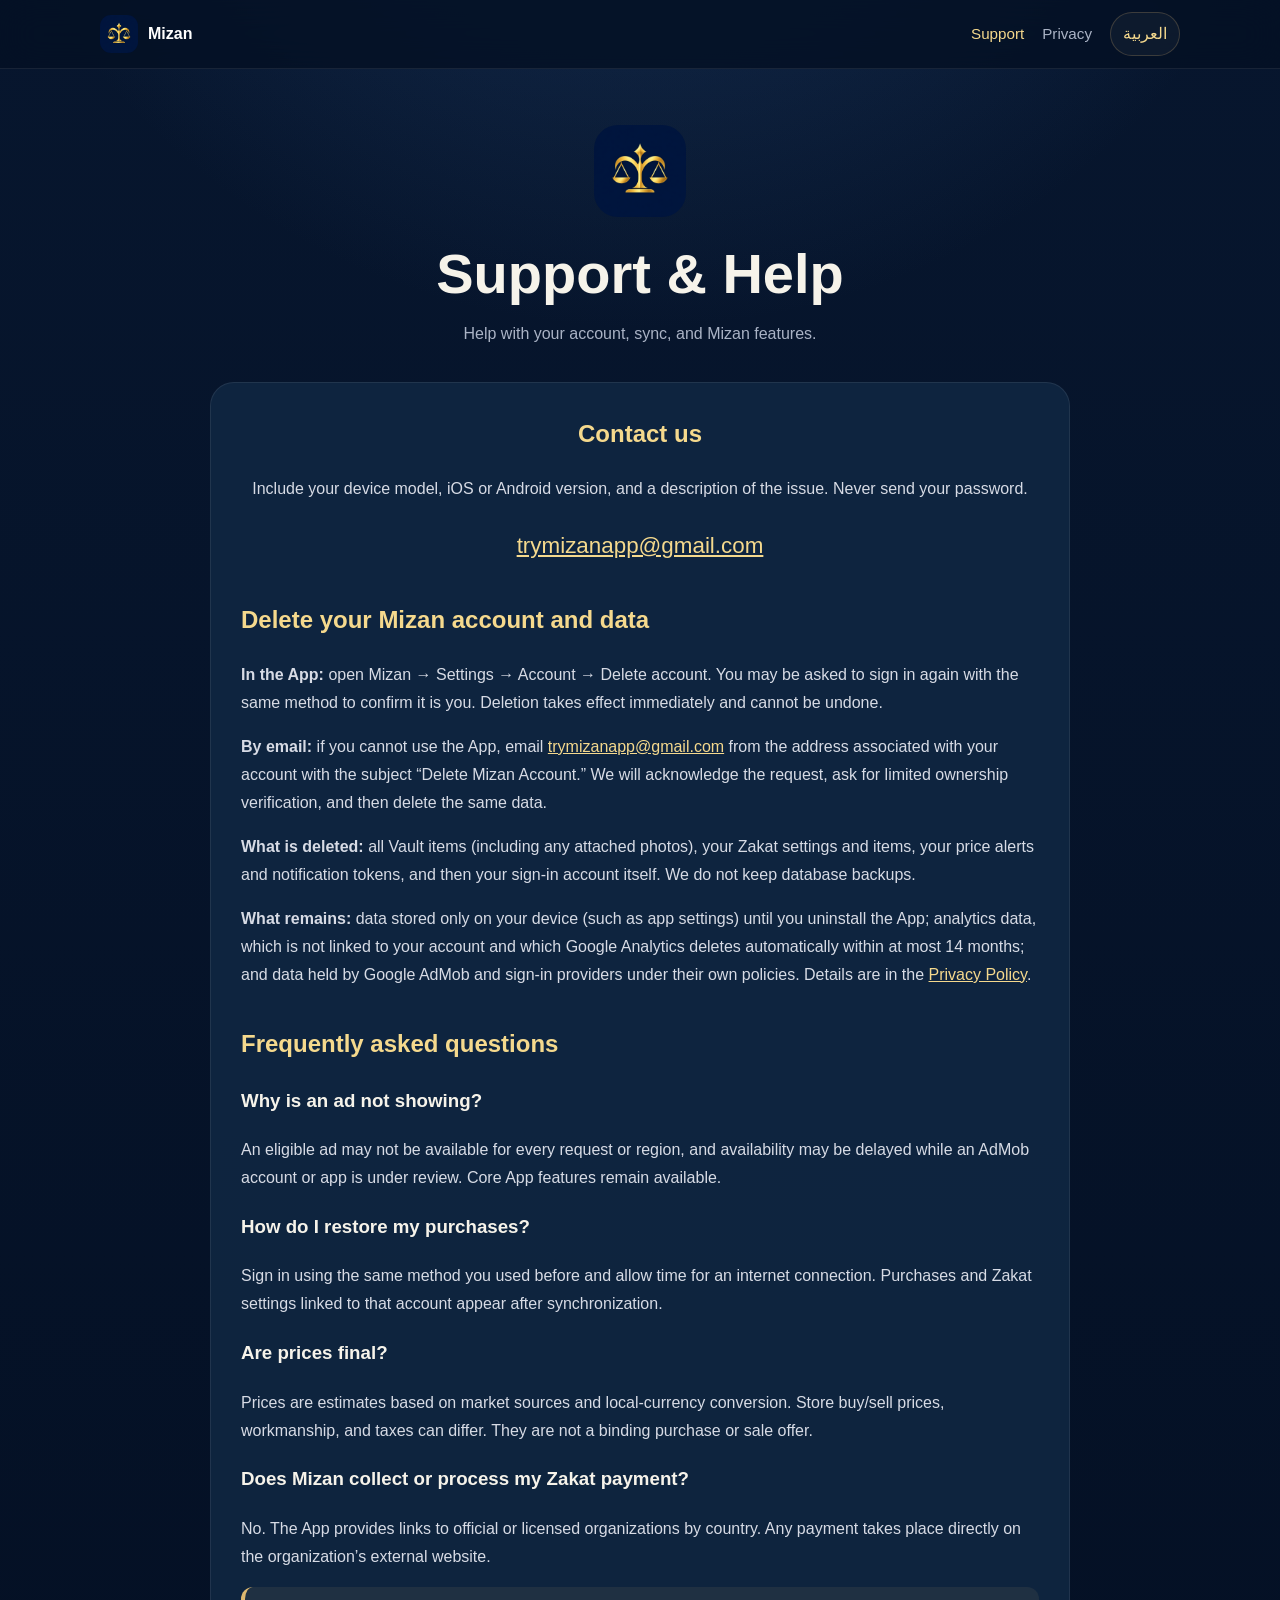
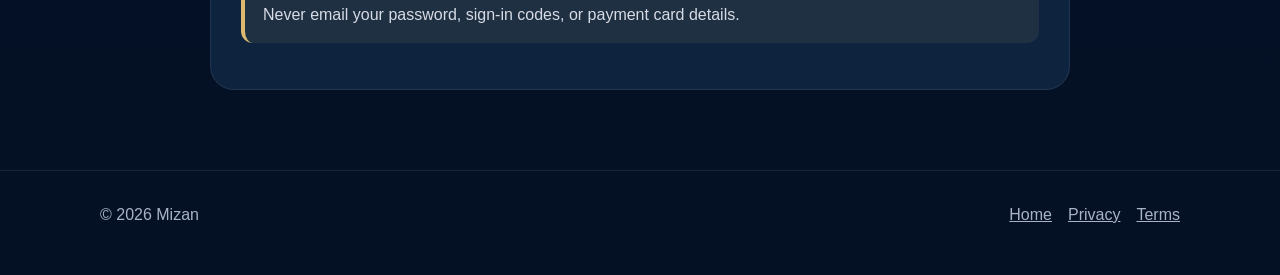
<file: support.html>
<!doctype html>
<html lang="ar" dir="rtl">
<head>
  <meta charset="utf-8"><meta name="viewport" content="width=device-width, initial-scale=1">
  <meta name="description" content="الدعم والمساعدة لتطبيق ميزان.">
  <title>الدعم | ميزان</title>
  <link rel="icon" href="assets/app-icon.png"><link rel="stylesheet" href="styles.css">
</head>
<body>
  <header class="topbar"><div class="shell topbar-inner"><a class="brand" href="index.html"><img src="assets/app-icon.png" alt=""><span data-lang="ar">ميزان</span><span data-lang="en" hidden>Mizan</span></a><nav class="nav"><a aria-current="page" href="support.html"><span data-lang="ar">الدعم</span><span data-lang="en" hidden>Support</span></a><a href="privacy.html"><span data-lang="ar">الخصوصية</span><span data-lang="en" hidden>Privacy</span></a><button class="lang-button" type="button" data-language-toggle>English</button></nav></div></header>
  <main class="page shell">
    <div class="page-header"><img src="assets/app-icon.png" alt=""><h1 data-lang="ar">الدعم والمساعدة</h1><h1 data-lang="en" hidden>Support & Help</h1><p data-lang="ar">نساعدك في الحساب والمزامنة واستخدام ميزان.</p><p data-lang="en" hidden>Help with your account, sync, and Mizan features.</p></div>
    <div class="policy">
      <article data-lang="ar">
        <div class="contact-box"><h2>تواصل معنا</h2><p>اذكر نوع جهازك وإصدار iOS أو Android ووصف المشكلة، من دون إرسال كلمة المرور.</p><p class="contact-email"><a href="mailto:trymizanapp@gmail.com?subject=Mizan%20Support">trymizanapp@gmail.com</a></p></div>
        <h2 id="delete-account">حذف حساب ميزان وبياناته</h2>
        <p><strong>من التطبيق:</strong> افتح ميزان ← الإعدادات ← الحساب ← حذف الحساب. قد يُطلب منك تسجيل الدخول مجددًا بالطريقة نفسها لتأكيد هويتك. يتم الحذف فورًا ولا يمكن التراجع عنه.</p>
        <p><strong>بالبريد:</strong> إذا لم تتمكن من استخدام التطبيق، أرسل طلبًا من البريد المرتبط بحسابك إلى <a href="mailto:trymizanapp@gmail.com?subject=Delete%20Mizan%20Account">trymizanapp@gmail.com</a> بعنوان «Delete Mizan Account». سنؤكد استلام الطلب ونطلب تحققًا محدودًا من ملكية الحساب، ثم نحذف البيانات نفسها.</p>
        <p><strong>ما يُحذف:</strong> جميع قطع الخزنة (مع أي صور مرفقة)، وإعدادات الزكاة وقطعها، وتنبيهات السعر ورموز الإشعارات، ثم حساب الدخول نفسه. لا نحتفظ بنسخ احتياطية من قاعدة البيانات.</p>
        <p><strong>ما يبقى:</strong> البيانات المحفوظة على جهازك فقط (كإعدادات التطبيق) حتى تحذف التطبيق؛ وبيانات التحليلات غير المرتبطة بحسابك، التي تحذفها Google Analytics تلقائيًا خلال 14 شهرًا كحد أقصى؛ وبيانات Google AdMob ومزوّدي الدخول وفق سياساتهم. التفاصيل في <a href="privacy.html#delete">سياسة الخصوصية</a>.</p>
        <h2>الأسئلة الشائعة</h2>
        <h3>لماذا لا يظهر الإعلان؟</h3><p>قد لا يتوفر إعلان مناسب في كل مرة أو منطقة، وقد يتأخر ظهور الإعلانات أثناء مراجعة حساب أو تطبيق AdMob. غياب الإعلان لا يمنع ميزات التطبيق الأساسية.</p>
        <h3>كيف تسترجع مشترياتك؟</h3><p>سجّل الدخول بالطريقة نفسها التي استخدمتها سابقًا وانتظر اتصال الإنترنت. تظهر المشتريات وإعدادات الزكاة المرتبطة بالحساب بعد اكتمال المزامنة.</p>
        <h3>هل الأسعار نهائية؟</h3><p>الأسعار تقديرية مبنية على مصادر السوق والتحويل إلى العملة المحلية. قد يختلف سعر البيع والشراء والمصنعية والضرائب لدى المحلات، لذلك لا تعتمد عليها كعرض شراء أو بيع ملزم.</p>
        <h3>هل يدفع ميزان الزكاة نيابة عني؟</h3><p>لا. يعرض التطبيق روابط لجهات رسمية أو مرخصة بحسب الدولة. عند اختيار جهة تنتقل إلى موقعها الخارجي، وتتم أي عملية دفع لديها مباشرة.</p>
        <p class="notice">لا ترسل كلمة المرور أو رموز تسجيل الدخول أو بيانات البطاقة عبر البريد.</p>
      </article>
      <article data-lang="en" hidden>
        <div class="contact-box"><h2>Contact us</h2><p>Include your device model, iOS or Android version, and a description of the issue. Never send your password.</p><p class="contact-email"><a href="mailto:trymizanapp@gmail.com?subject=Mizan%20Support">trymizanapp@gmail.com</a></p></div>
        <h2 id="delete-account-en">Delete your Mizan account and data</h2>
        <p><strong>In the App:</strong> open Mizan → Settings → Account → Delete account. You may be asked to sign in again with the same method to confirm it is you. Deletion takes effect immediately and cannot be undone.</p>
        <p><strong>By email:</strong> if you cannot use the App, email <a href="mailto:trymizanapp@gmail.com?subject=Delete%20Mizan%20Account">trymizanapp@gmail.com</a> from the address associated with your account with the subject “Delete Mizan Account.” We will acknowledge the request, ask for limited ownership verification, and then delete the same data.</p>
        <p><strong>What is deleted:</strong> all Vault items (including any attached photos), your Zakat settings and items, your price alerts and notification tokens, and then your sign-in account itself. We do not keep database backups.</p>
        <p><strong>What remains:</strong> data stored only on your device (such as app settings) until you uninstall the App; analytics data, which is not linked to your account and which Google Analytics deletes automatically within at most 14 months; and data held by Google AdMob and sign-in providers under their own policies. Details are in the <a href="privacy.html#delete-en">Privacy Policy</a>.</p>
        <h2>Frequently asked questions</h2>
        <h3>Why is an ad not showing?</h3><p>An eligible ad may not be available for every request or region, and availability may be delayed while an AdMob account or app is under review. Core App features remain available.</p>
        <h3>How do I restore my purchases?</h3><p>Sign in using the same method you used before and allow time for an internet connection. Purchases and Zakat settings linked to that account appear after synchronization.</p>
        <h3>Are prices final?</h3><p>Prices are estimates based on market sources and local-currency conversion. Store buy/sell prices, workmanship, and taxes can differ. They are not a binding purchase or sale offer.</p>
        <h3>Does Mizan collect or process my Zakat payment?</h3><p>No. The App provides links to official or licensed organizations by country. Any payment takes place directly on the organization’s external website.</p>
        <p class="notice">Never email your password, sign-in codes, or payment card details.</p>
      </article>
    </div>
  </main>
  <footer class="footer"><div class="shell footer-inner"><span>© 2026 Mizan</span><div class="footer-links"><a href="index.html"><span data-lang="ar">الرئيسية</span><span data-lang="en" hidden>Home</span></a><a href="privacy.html"><span data-lang="ar">الخصوصية</span><span data-lang="en" hidden>Privacy</span></a><a href="terms.html"><span data-lang="ar">الشروط</span><span data-lang="en" hidden>Terms</span></a></div></div></footer>
  <script src="script.js"></script>
</body>
</html>
</file>
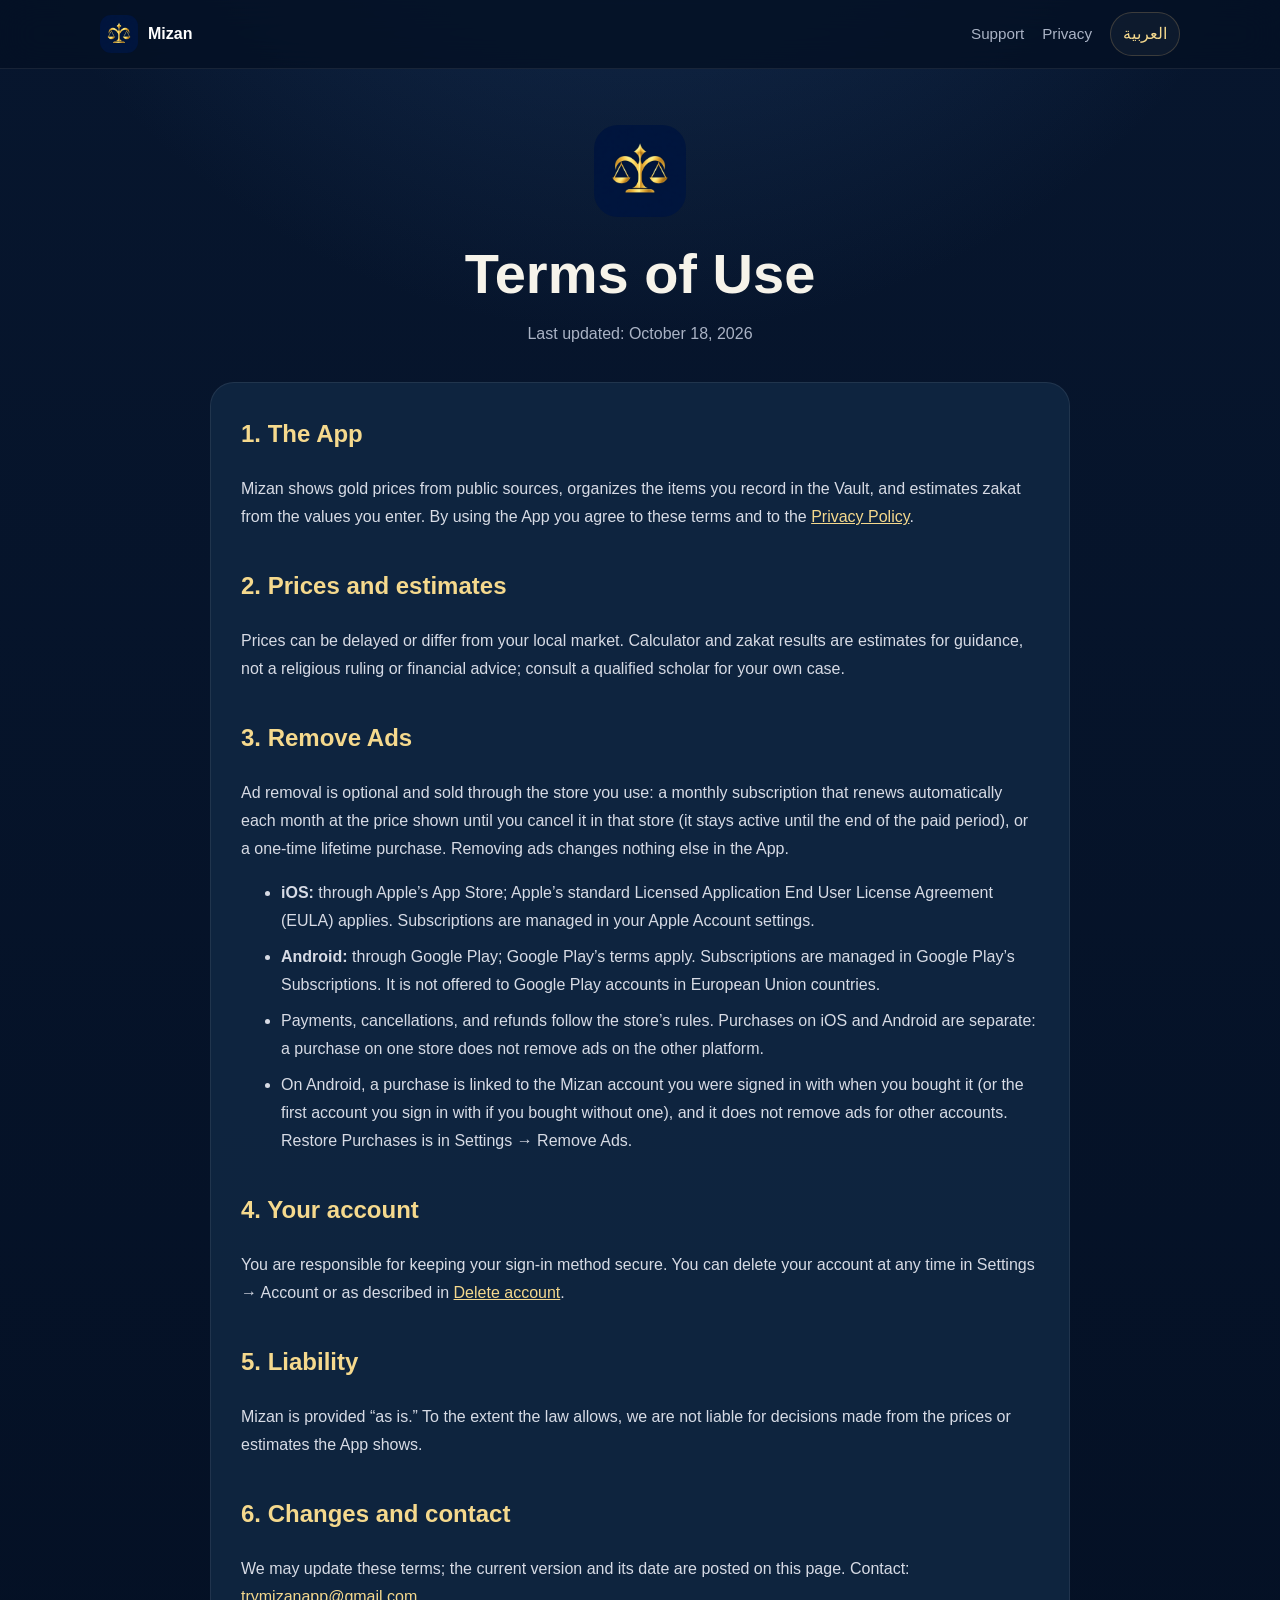
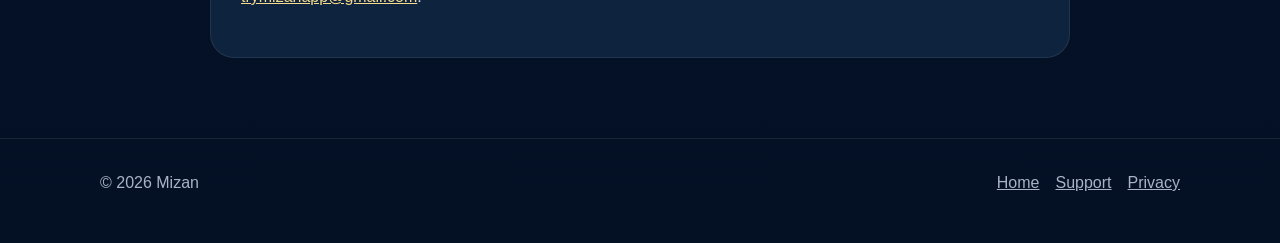
<file: terms.html>
<!doctype html>
<html lang="ar" dir="rtl">
<head>
  <meta charset="utf-8"><meta name="viewport" content="width=device-width, initial-scale=1">
  <meta name="description" content="شروط استخدام تطبيق ميزان والمشتريات داخل التطبيق.">
  <title>شروط الاستخدام | ميزان</title>
  <link rel="icon" href="assets/app-icon.png"><link rel="stylesheet" href="styles.css">
</head>
<body>
  <header class="topbar"><div class="shell topbar-inner"><a class="brand" href="index.html"><img src="assets/app-icon.png" alt=""><span data-lang="ar">ميزان</span><span data-lang="en" hidden>Mizan</span></a><nav class="nav"><a href="support.html"><span data-lang="ar">الدعم</span><span data-lang="en" hidden>Support</span></a><a href="privacy.html"><span data-lang="ar">الخصوصية</span><span data-lang="en" hidden>Privacy</span></a><button class="lang-button" type="button" data-language-toggle>English</button></nav></div></header>
  <main class="page shell">
    <div class="page-header"><img src="assets/app-icon.png" alt=""><h1 data-lang="ar">شروط الاستخدام</h1><h1 data-lang="en" hidden>Terms of Use</h1><p><span data-lang="ar">آخر تحديث: 18 أكتوبر 2026</span><span data-lang="en" hidden>Last updated: October 18, 2026</span></p></div>
    <div class="policy">
      <article data-lang="ar">
        <h2>1. التطبيق</h2><p>يعرض ميزان أسعار الذهب من مصادر عامة، وينظّم القطع التي تسجّلها في الخزنة، ويقدّر الزكاة من القيم التي تدخلها. باستخدامك التطبيق توافق على هذه الشروط وعلى <a href="privacy.html">سياسة الخصوصية</a>.</p>
        <h2>2. الأسعار والتقديرات</h2><p>قد تتأخر الأسعار أو تختلف عن سوقك المحلي. نتائج الحاسبة والزكاة تقديرات استرشادية وليست فتوى ولا نصيحة مالية؛ استشر عالمًا مختصًا في حالتك.</p>
        <h2>3. إزالة الإعلانات</h2><p>إزالة الإعلانات اختيارية وتُباع عبر المتجر الذي تستخدمه: اشتراك شهري يتجدد تلقائيًا كل شهر بالسعر المعروض حتى تلغيه من ذلك المتجر (ويبقى فعّالًا حتى نهاية الفترة المدفوعة)، أو شراء مرة واحدة مدى الحياة. لا تغيّر إزالة الإعلانات شيئًا آخر في التطبيق.</p>
        <ul>
          <li><strong>iOS:</strong> عبر App Store من Apple، وتنطبق شروط Apple القياسية (EULA). تُدار الاشتراكات من إعدادات حساب Apple.</li>
          <li><strong>Android:</strong> عبر Google Play، وتنطبق شروط Google Play. تُدار الاشتراكات من «الاشتراكات» في Google Play. لا تُعرض للبيع لحسابات Google Play في دول الاتحاد الأوروبي.</li>
          <li>يخضع الدفع والإلغاء والاسترداد لقواعد المتجر. المشتريات على iOS وAndroid منفصلة: لا ينقل شراء من متجر إزالة الإعلانات إلى المنصة الأخرى.</li>
          <li>على Android تُربط عملية الشراء بحساب ميزان الذي كنت مسجّلًا الدخول به عند الشراء (أو بأول حساب تسجّل الدخول به إذا اشتريت دون حساب)، فلا تزيل الإعلانات لحسابات أخرى. تجد «استعادة المشتريات» في الإعدادات ← إزالة الإعلانات.</li>
        </ul>
        <h2>4. الحساب</h2><p>أنت مسؤول عن الحفاظ على وسيلة تسجيل الدخول. يمكنك حذف حسابك في أي وقت من الإعدادات ← الحساب أو كما في <a href="delete-account.html">حذف الحساب</a>.</p>
        <h2>5. حدود المسؤولية</h2><p>يُقدَّم ميزان «كما هو». في الحدود التي يسمح بها القانون، لا نتحمّل مسؤولية القرارات المبنية على الأسعار أو التقديرات التي يعرضها التطبيق.</p>
        <h2>6. التغييرات والتواصل</h2><p>قد نحدّث هذه الشروط؛ تُنشر النسخة الحالية في هذه الصفحة مع تاريخها. للتواصل: <a href="mailto:trymizanapp@gmail.com">trymizanapp@gmail.com</a>.</p>
      </article>
      <article data-lang="en" hidden>
        <h2>1. The App</h2><p>Mizan shows gold prices from public sources, organizes the items you record in the Vault, and estimates zakat from the values you enter. By using the App you agree to these terms and to the <a href="privacy.html">Privacy Policy</a>.</p>
        <h2>2. Prices and estimates</h2><p>Prices can be delayed or differ from your local market. Calculator and zakat results are estimates for guidance, not a religious ruling or financial advice; consult a qualified scholar for your own case.</p>
        <h2>3. Remove Ads</h2><p>Ad removal is optional and sold through the store you use: a monthly subscription that renews automatically each month at the price shown until you cancel it in that store (it stays active until the end of the paid period), or a one-time lifetime purchase. Removing ads changes nothing else in the App.</p>
        <ul>
          <li><strong>iOS:</strong> through Apple’s App Store; Apple’s standard Licensed Application End User License Agreement (EULA) applies. Subscriptions are managed in your Apple Account settings.</li>
          <li><strong>Android:</strong> through Google Play; Google Play’s terms apply. Subscriptions are managed in Google Play’s Subscriptions. It is not offered to Google Play accounts in European Union countries.</li>
          <li>Payments, cancellations, and refunds follow the store’s rules. Purchases on iOS and Android are separate: a purchase on one store does not remove ads on the other platform.</li>
          <li>On Android, a purchase is linked to the Mizan account you were signed in with when you bought it (or the first account you sign in with if you bought without one), and it does not remove ads for other accounts. Restore Purchases is in Settings → Remove Ads.</li>
        </ul>
        <h2>4. Your account</h2><p>You are responsible for keeping your sign-in method secure. You can delete your account at any time in Settings → Account or as described in <a href="delete-account.html">Delete account</a>.</p>
        <h2>5. Liability</h2><p>Mizan is provided “as is.” To the extent the law allows, we are not liable for decisions made from the prices or estimates the App shows.</p>
        <h2>6. Changes and contact</h2><p>We may update these terms; the current version and its date are posted on this page. Contact: <a href="mailto:trymizanapp@gmail.com">trymizanapp@gmail.com</a>.</p>
      </article>
    </div>
  </main>
  <footer class="footer"><div class="shell footer-inner"><span>© 2026 Mizan</span><div class="footer-links"><a href="index.html"><span data-lang="ar">الرئيسية</span><span data-lang="en" hidden>Home</span></a><a href="support.html"><span data-lang="ar">الدعم</span><span data-lang="en" hidden>Support</span></a><a href="privacy.html"><span data-lang="ar">الخصوصية</span><span data-lang="en" hidden>Privacy</span></a></div></div></footer>
  <script src="script.js"></script>
</body>
</html>
</file>
<file: styles.css>
:root {
  color-scheme: dark;
  --navy: #06142c;
  --navy-2: #0c203c;
  --card: rgba(17, 39, 67, .88);
  --gold: #ddb86f;
  --gold-bright: #f5d98d;
  --text: #f6f3ea;
  --muted: #aab3c5;
  --line: rgba(221, 184, 111, .22);
  --shadow: 0 24px 70px rgba(0, 0, 0, .32);
}

* { box-sizing: border-box; }
html { scroll-behavior: smooth; }
body {
  margin: 0;
  min-height: 100vh;
  font-family: -apple-system, BlinkMacSystemFont, "Segoe UI", Tahoma, Arial, sans-serif;
  color: var(--text);
  background:
    radial-gradient(circle at 50% -20%, rgba(42, 79, 128, .52), transparent 44rem),
    linear-gradient(180deg, #07162e 0%, #041024 100%);
  line-height: 1.75;
}

a { color: var(--gold-bright); }
.shell { width: min(1080px, calc(100% - 32px)); margin: 0 auto; }

.topbar {
  position: sticky;
  top: 0;
  z-index: 5;
  border-bottom: 1px solid rgba(255,255,255,.08);
  background: rgba(4, 16, 36, .82);
  backdrop-filter: blur(18px);
}
.topbar-inner {
  min-height: 68px;
  display: flex;
  align-items: center;
  justify-content: space-between;
  gap: 18px;
}
.brand { display: flex; align-items: center; gap: 10px; color: white; text-decoration: none; font-weight: 800; }
.brand img { width: 38px; height: 38px; border-radius: 11px; }
.nav { display: flex; align-items: center; gap: 18px; }
.nav a { color: var(--muted); text-decoration: none; font-size: .95rem; }
.nav a:hover, .nav a[aria-current="page"] { color: var(--gold-bright); }
.lang-button {
  border: 1px solid var(--line);
  color: var(--gold-bright);
  background: rgba(255,255,255,.04);
  border-radius: 999px;
  padding: 7px 12px;
  font: inherit;
  cursor: pointer;
}

.hero {
  min-height: 72vh;
  display: grid;
  place-items: center;
  text-align: center;
  padding: 80px 0 56px;
}
.hero-logo { width: min(520px, 92%); height: auto; filter: drop-shadow(0 22px 34px rgba(0,0,0,.28)); }
.eyebrow { margin: 26px 0 8px; color: var(--gold); font-weight: 700; letter-spacing: .04em; }
h1 { font-size: clamp(2.25rem, 7vw, 5rem); line-height: 1.08; margin: 0; }
.lead { max-width: 700px; margin: 20px auto 0; color: var(--muted); font-size: clamp(1.05rem, 2.4vw, 1.3rem); }
.actions { display: flex; justify-content: center; flex-wrap: wrap; gap: 12px; margin-top: 30px; }
.button {
  display: inline-flex;
  align-items: center;
  justify-content: center;
  min-height: 48px;
  padding: 10px 20px;
  border-radius: 14px;
  text-decoration: none;
  font-weight: 750;
  color: #07162e;
  background: linear-gradient(135deg, var(--gold-bright), #c99b48);
  box-shadow: 0 10px 28px rgba(201, 155, 72, .18);
}
.button.secondary { color: var(--text); background: rgba(255,255,255,.06); border: 1px solid rgba(255,255,255,.13); box-shadow: none; }

.section { padding: 52px 0; }
.section h2 { text-align: center; font-size: clamp(1.7rem, 4vw, 2.4rem); margin: 0 0 24px; }
.grid { display: grid; grid-template-columns: repeat(3, 1fr); gap: 16px; }
.card {
  padding: 26px;
  border: 1px solid rgba(255,255,255,.08);
  border-radius: 24px;
  background: linear-gradient(160deg, rgba(18,43,74,.95), rgba(11,29,53,.95));
  box-shadow: var(--shadow);
}
.card-icon { color: var(--gold); font-size: 1.6rem; }
.card h3 { margin: 12px 0 8px; }
.card p { margin: 0; color: var(--muted); }

.page { padding: 56px 0 80px; }
.page-header { text-align: center; margin-bottom: 34px; }
.page-header img { width: 92px; height: 92px; border-radius: 24px; }
.page-header h1 { font-size: clamp(2rem, 6vw, 3.5rem); margin-top: 18px; }
.page-header p { color: var(--muted); }
.policy { max-width: 860px; margin: 0 auto; }
.policy article { padding: 30px; border-radius: 24px; background: var(--card); border: 1px solid rgba(255,255,255,.08); }
.policy h2 { color: var(--gold-bright); margin-top: 34px; }
.policy h2:first-child { margin-top: 0; }
.policy p, .policy li { color: #d7dbe5; }
.policy li + li { margin-top: 8px; }
.notice { border-inline-start: 4px solid var(--gold); padding: 14px 18px; background: rgba(221,184,111,.08); border-radius: 12px; }
.contact-box { text-align: center; }
.contact-email { font-size: clamp(1.1rem, 3vw, 1.4rem); word-break: break-word; }

.footer { border-top: 1px solid rgba(255,255,255,.08); padding: 30px 0 46px; color: var(--muted); }
.footer-inner { display: flex; justify-content: space-between; gap: 18px; flex-wrap: wrap; }
.footer-links { display: flex; gap: 16px; flex-wrap: wrap; }
.footer a { color: var(--muted); }
[hidden] { display: none !important; }

@media (max-width: 760px) {
  .shell { width: min(100% - 22px, 1080px); }
  .nav a:not(.lang-button) { display: none; }
  .grid { grid-template-columns: 1fr; }
  .hero { min-height: auto; padding-top: 56px; }
  .card, .policy article { padding: 22px; border-radius: 20px; }
}

@media (prefers-reduced-motion: reduce) {
  html { scroll-behavior: auto; }
}
</file>
